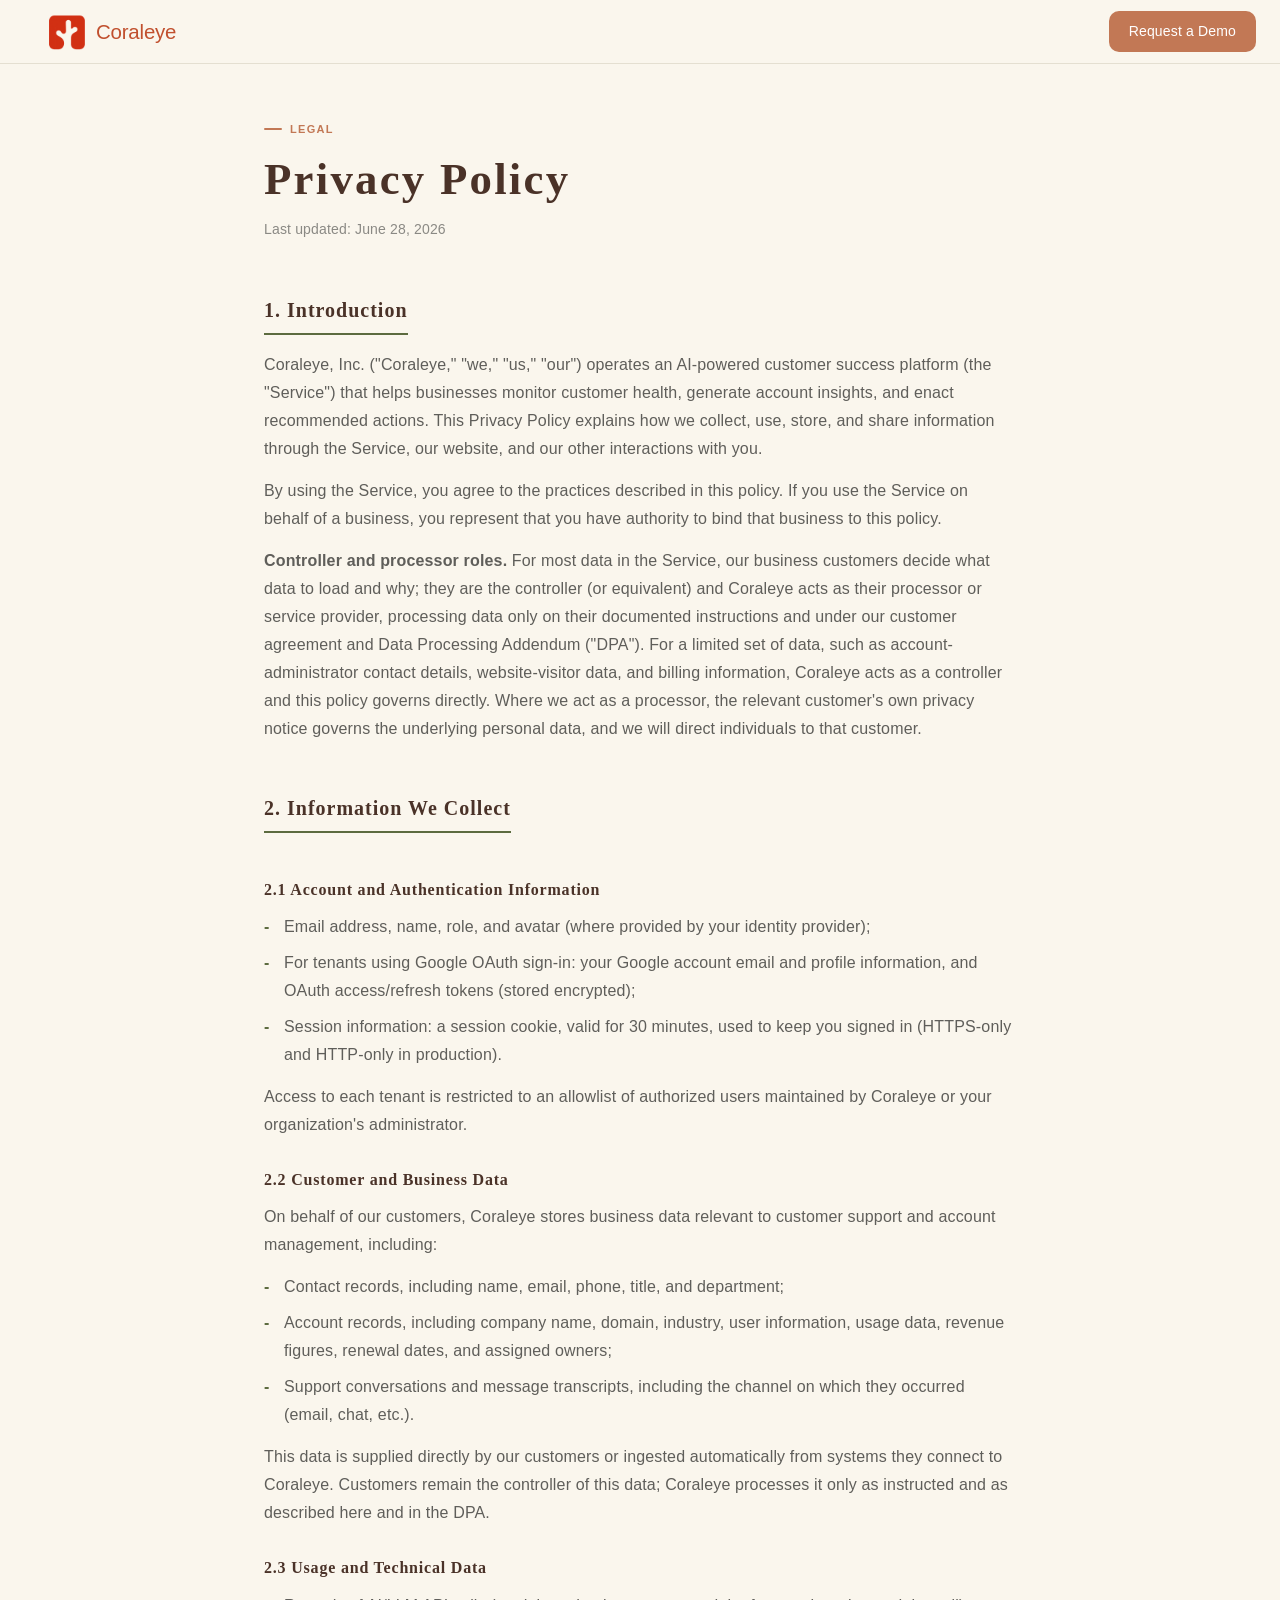
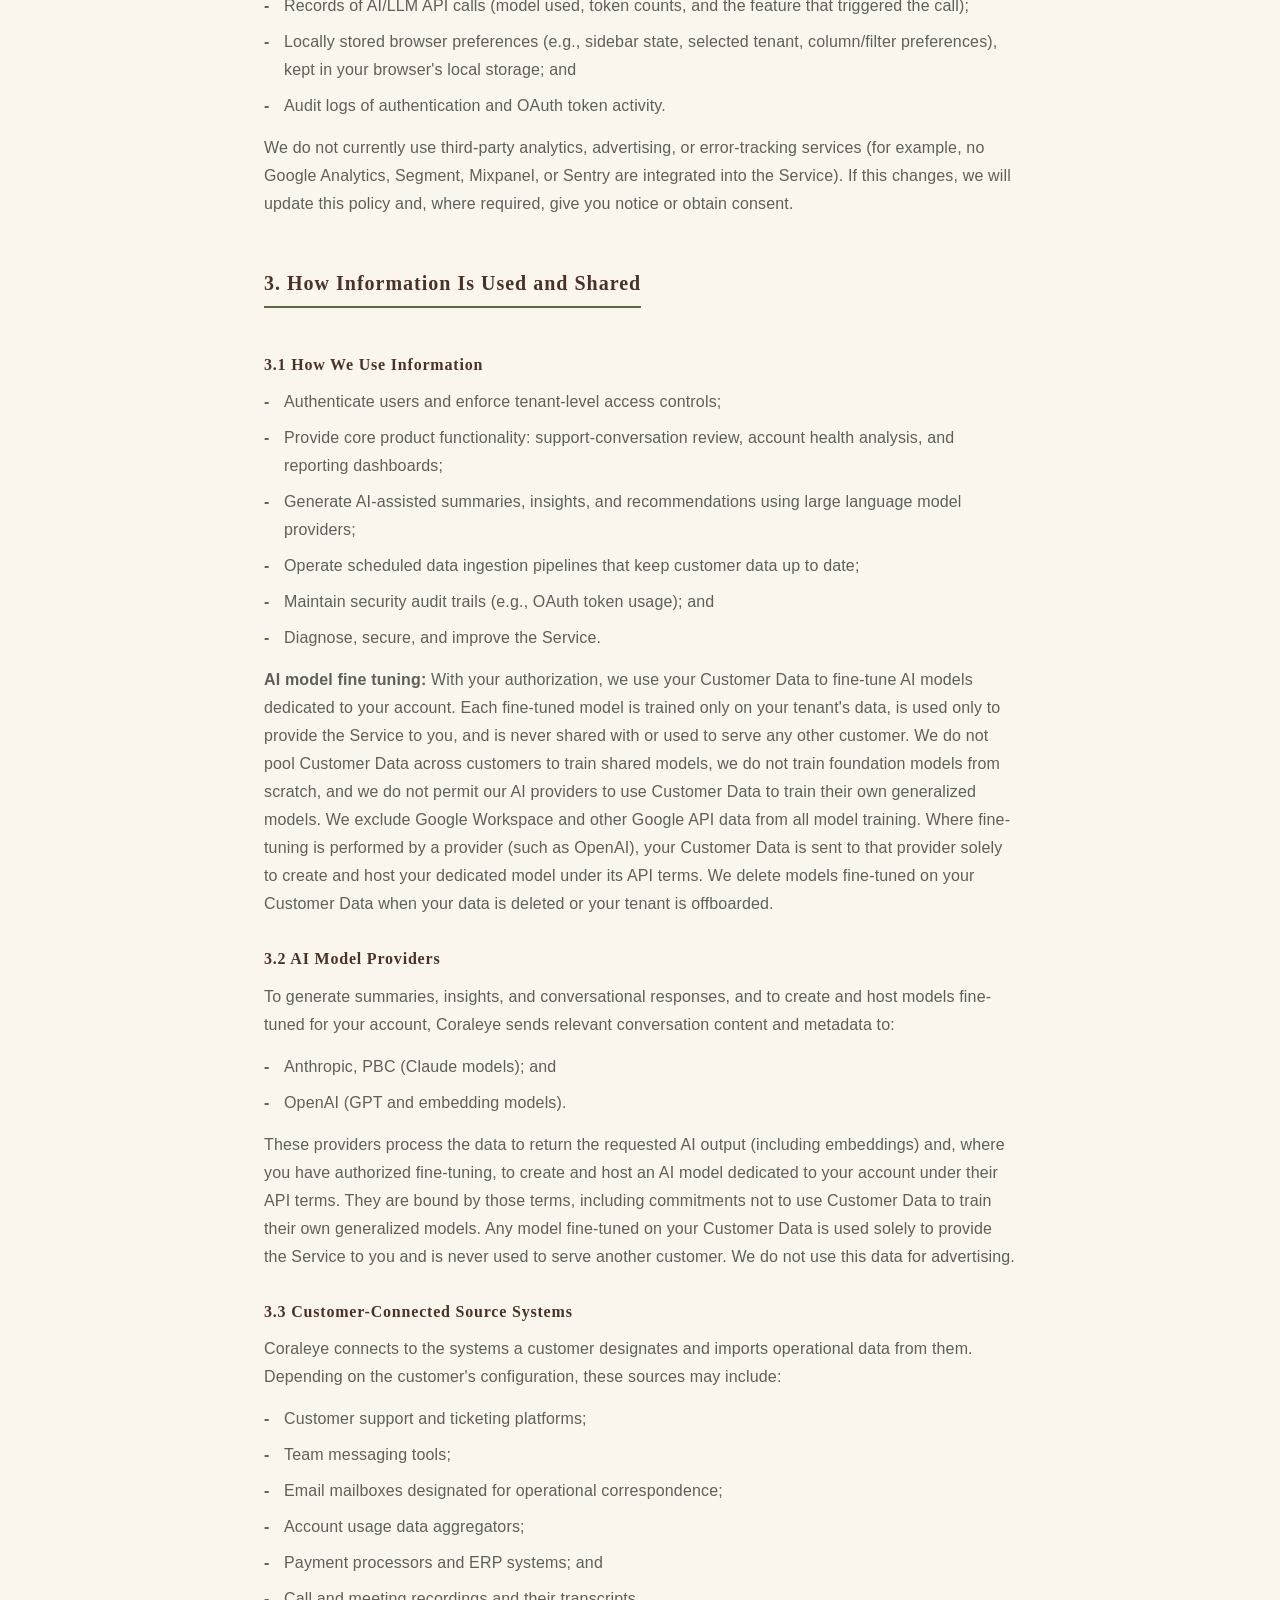
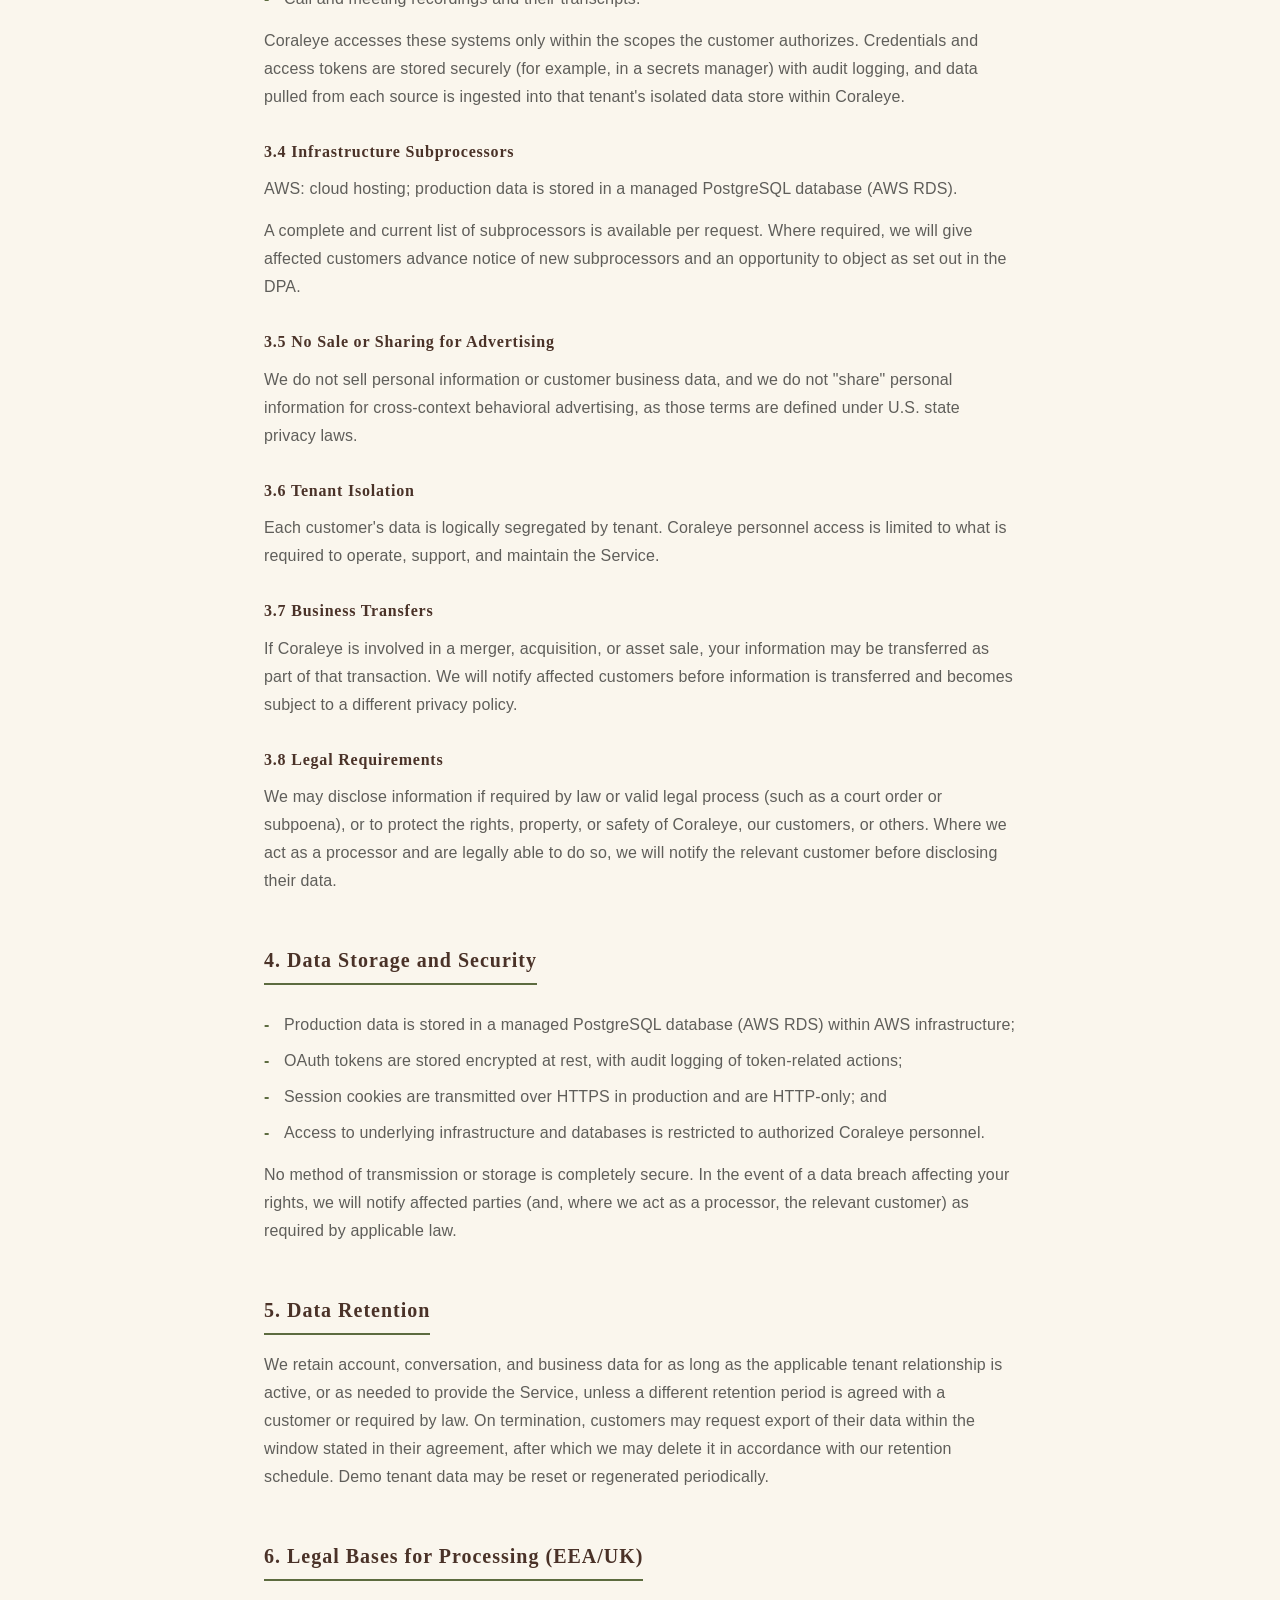
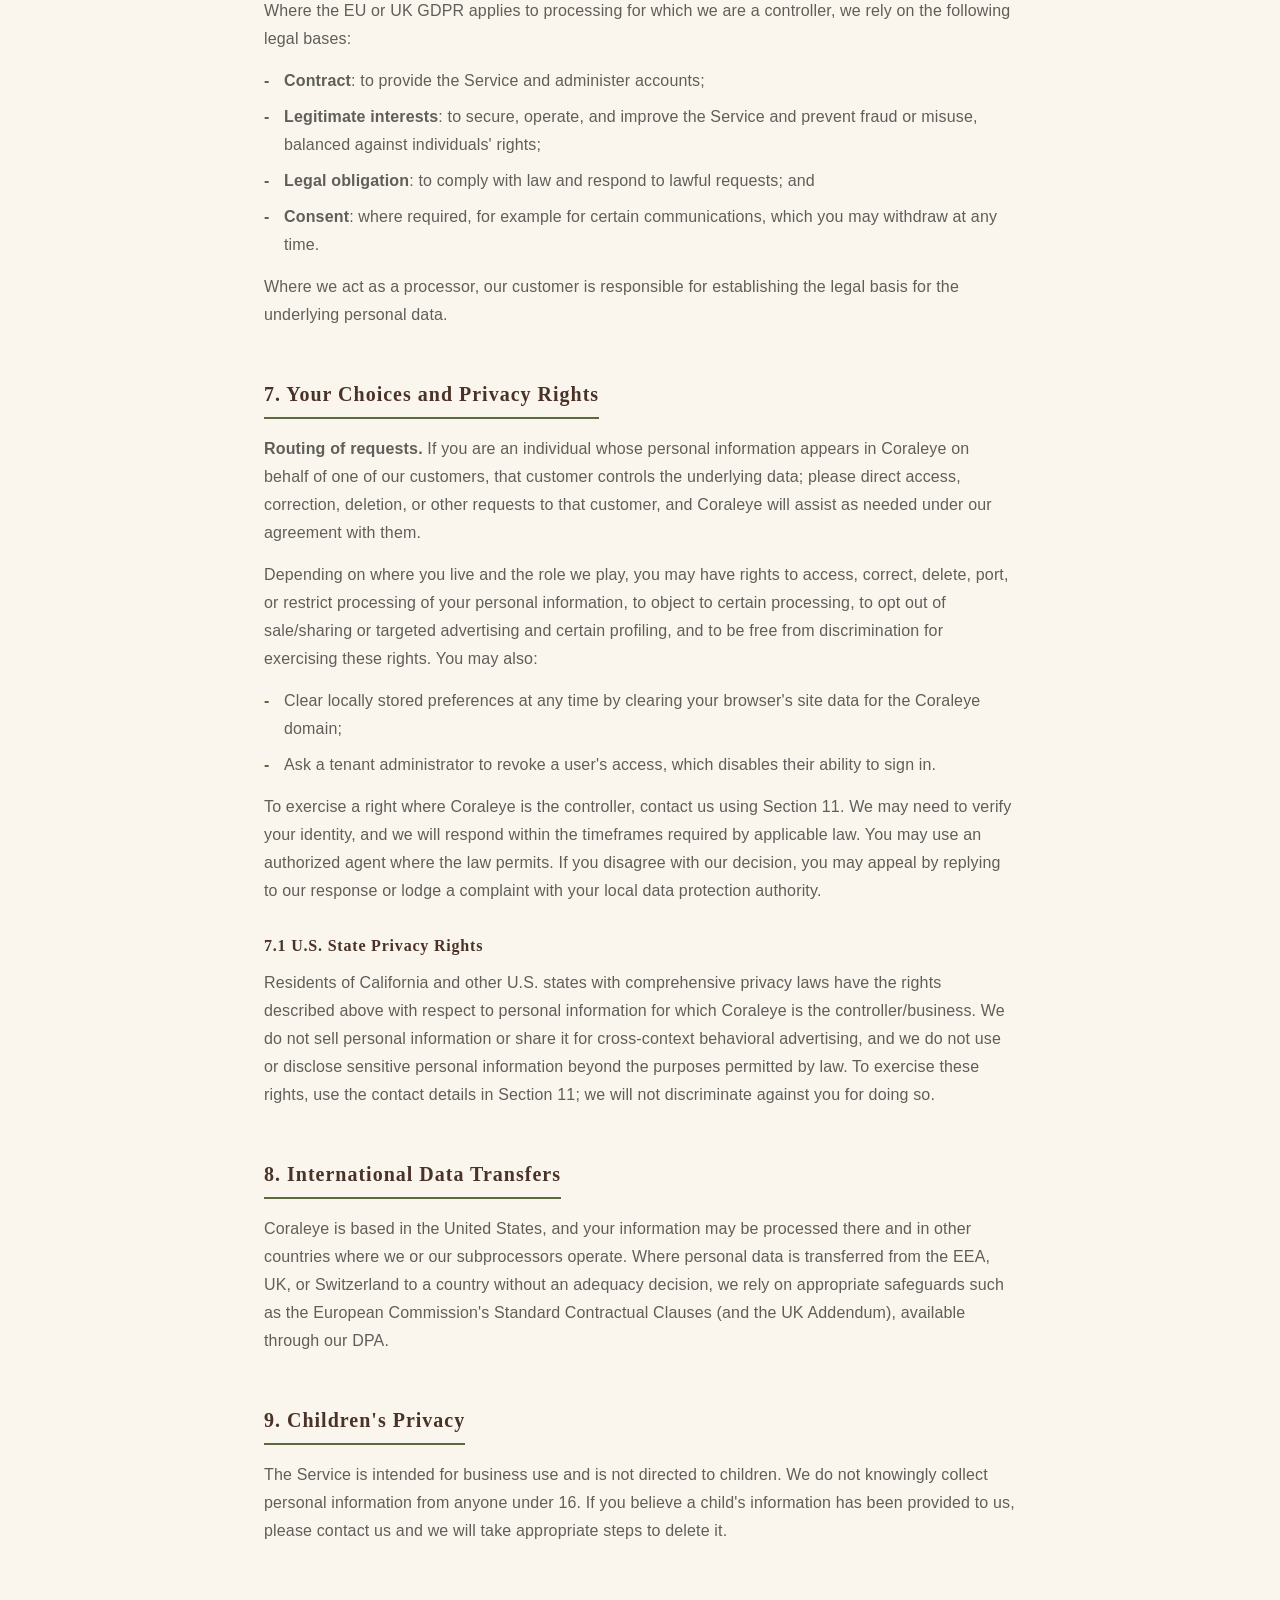
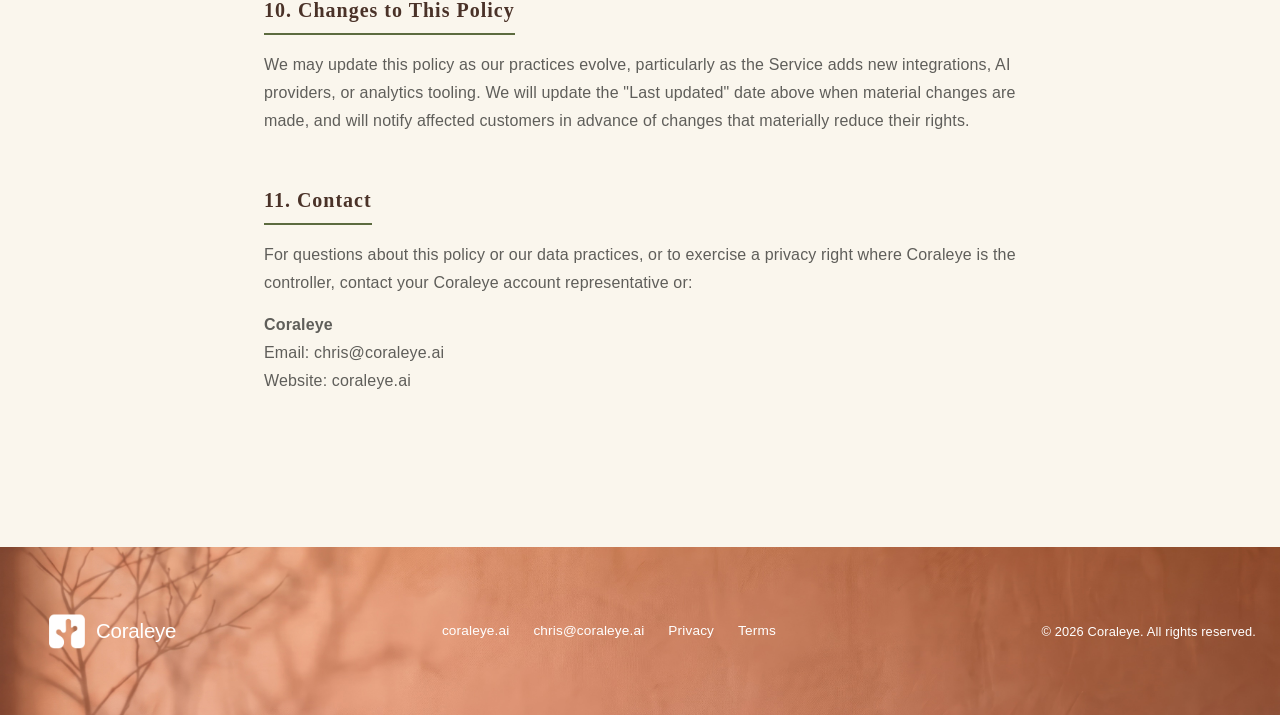
<file: coraleye-website/privacy.html>
<!DOCTYPE html>
<html lang="en">
<head>
  <meta charset="UTF-8" />
  <meta name="viewport" content="width=device-width, initial-scale=1.0" />
  <title>Privacy Policy | Coraleye</title>
  <meta name="description" content="Coraleye Privacy Policy: how we collect, use, store, and share information through the Service." />
  <link rel="icon" type="image/png" sizes="32x32" href="favicon.png" />
  <link rel="apple-touch-icon" sizes="180x180" href="apple-touch-icon.png" />
  <link rel="stylesheet" href="fonts.css" />
  <style>
    *, *::before, *::after { box-sizing: border-box; margin: 0; padding: 0; max-width: 100%; }

    :root {
      /* Meridian editorial palette */
      --color-bg:               #FAF6ED;
      --color-surface-dark:     #4A3228;
      --color-headline:         #4A3228;
      --color-text-primary:     #3A3028;
      --color-text-secondary:   #5F5E5A;
      --color-accent-terracotta:#C27855;
      --color-accent-terracotta-hover: #B26E4E;
      --color-accent-terracotta-dim: color-mix(in srgb, var(--color-accent-terracotta) 14%, var(--color-bg));
      --color-accent-olive:     #5C6B3F;
      --color-accent-olive-bg:  #E8E9DC;
      --color-accent-amber:     #A9772E;
      --color-accent-amber-bg:  #F2E9D8;
      --color-border:           #E4DFD1;
      --color-cream:            #FAF6ED;
      --font-serif:             Georgia, 'Times New Roman', Times, serif;

      /* Legacy aliases */
      --bg:          var(--color-bg);
      --bg-card:     var(--color-bg);
      --border:      var(--color-border);
      --orange:      var(--color-accent-terracotta);
      --text:        var(--color-text-primary);
      --text-muted:  var(--color-text-secondary);
      --text-subtle: #8A8984;
      --radius:      10px;
      --navy:        var(--color-surface-dark);
      --success-text:var(--color-accent-olive);
      --success-dim: var(--color-accent-olive-bg);
      --pastel-green:       var(--color-accent-terracotta);
      --pastel-green-hover: var(--color-accent-terracotta-hover);
      --pastel-green-text:  #ffffff;
    }

    html { scroll-behavior: smooth; scroll-padding-top: 64px; }

    body {
      background: var(--bg);
      color: var(--text);
      font-family: 'Founders Grotesk', -apple-system, sans-serif;
      font-size: 16px;
      font-weight: 300;
      line-height: 1.65;
      letter-spacing: 0.01em;
      -webkit-font-smoothing: antialiased;
      overflow-x: hidden;
    }

    a { color: var(--color-accent-rust); text-decoration: none; }
    a:hover { text-decoration: underline; }
    img { display: block; max-width: 100%; }

    h1, h2, h3 {
      font-family: var(--font-serif);
      font-weight: 600;
      letter-spacing: 0.02em;
      color: var(--color-headline);
    }

    /* ─── Nav ───────────────────────────────────────────────────────── */
    #site-nav {
      position: fixed;
      top: 0;
      left: 0;
      right: 0;
      z-index: 100;
      height: 64px;
      display: flex;
      align-items: center;
      overflow: visible;
      background: rgba(250, 246, 237, 0.94);
      backdrop-filter: blur(12px);
      -webkit-backdrop-filter: blur(12px);
      border-bottom: 1px solid var(--color-border);
    }

    .container {
      width: 100%;
      max-width: 1280px;
      margin: 0 auto;
      padding: 0 24px;
    }

    .nav-inner {
      display: flex;
      align-items: center;
      justify-content: space-between;
      width: 100%;
    }

    .nav-logo {
      display: flex;
      align-items: center;
      gap: 0;
      font-weight: 500;
      font-size: 1.28rem;
      letter-spacing: -0.01em;
      color: #C1502E;
      text-decoration: none;
    }

    .nav-logo:hover { text-decoration: none; }

    .nav-logo-mark {
      width: 72px;
      height: 72px;
      border-radius: 8px;
      background: transparent;
      display: flex;
      align-items: center;
      justify-content: center;
      overflow: hidden;
      flex-shrink: 0;
    }

    .nav-logo-img {
      width: 72px;
      height: 72px;
      object-fit: contain;
      border-radius: 8px;
      margin-right: -14px;
      filter: brightness(0.72) saturate(1.15) hue-rotate(-8deg);
    }

    .nav-links {
      display: flex;
      align-items: center;
      gap: 32px;
      list-style: none;
    }

    .nav-links a {
      font-size: 0.875rem;
      color: var(--text);
      font-weight: 500;
      transition: color 0.15s;
      text-decoration: none;
    }

    .nav-links a:hover { color: var(--text-muted); text-decoration: none; }

    .nav-cta { display: flex; align-items: center; gap: 12px; }

    .btn {
      display: inline-flex;
      align-items: center;
      gap: 8px;
      padding: 9px 20px;
      border-radius: var(--radius);
      font-size: 0.875rem;
      font-weight: 500;
      cursor: pointer;
      transition: all 0.18s;
      border: none;
      white-space: nowrap;
      text-decoration: none;
    }

    .btn-primary {
      background: var(--pastel-green);
      color: var(--pastel-green-text);
    }

    .btn-primary:hover {
      background: var(--color-accent-rust-hover);
      transform: translateY(-1px);
      box-shadow: 0 4px 14px rgba(194, 120, 85, 0.22);
      text-decoration: none;
    }

    /* ─── Page Content ───────────────────────────────────────────────── */
    .privacy-wrap {
      max-width: 800px;
      margin: 0 auto;
      padding: 112px 24px 100px;
    }

    .privacy-label {
      display: inline-flex;
      align-items: center;
      gap: 8px;
      font-size: 11px;
      font-weight: 600;
      letter-spacing: 0.12em;
      text-transform: uppercase;
      color: var(--orange);
      margin-bottom: 16px;
    }

    .privacy-label::before {
      content: '';
      display: block;
      width: 18px;
      height: 2px;
      background: var(--orange);
      border-radius: 2px;
    }

    .privacy-wrap h1 {
      font-size: clamp(2rem, 4vw, 2.8rem);
      font-weight: 600;
      line-height: 1.15;
      letter-spacing: 0.05em;
      color: var(--color-headline);
      margin-bottom: 12px;
    }

    .privacy-updated {
      font-size: 0.875rem;
      color: var(--text-subtle);
      margin-bottom: 56px;
    }

    .privacy-section {
      margin-bottom: 52px;
    }

    .privacy-section h2 {
      font-size: 1.25rem;
      font-weight: 600;
      line-height: 1.3;
      letter-spacing: 0.05em;
      color: var(--color-headline);
      text-align: left;
      margin-bottom: 16px;
      padding-bottom: 10px;
      border-bottom: 2px solid var(--color-accent-olive);
      display: inline-block;
    }

    .privacy-section h3 {
      font-size: 1rem;
      font-weight: 600;
      letter-spacing: 0.05em;
      color: var(--color-headline);
      margin-top: 28px;
      margin-bottom: 10px;
    }

    .privacy-section p {
      font-size: 1rem;
      color: var(--text-muted);
      line-height: 1.75;
      margin-bottom: 14px;
    }

    .privacy-section ul {
      margin: 10px 0 14px 0;
      padding-left: 0;
      list-style: none;
      display: flex;
      flex-direction: column;
      gap: 8px;
    }

    .privacy-section ul li {
      font-size: 1rem;
      color: var(--text-muted);
      line-height: 1.75;
      padding-left: 20px;
      position: relative;
    }

    .privacy-section ul li::before {
      content: '-';
      position: absolute;
      left: 0;
      color: var(--success-text);
      font-weight: 700;
    }

    /* ─── Footer ─────────────────────────────────────────────────────── */
    footer {
      position: relative;
      color: #fff;
      padding: 48px 0;
      margin: 0;
      border-top: none;
      background-color: var(--color-accent-rust-dim);
      background-image: url("terracotta-coral background.jpeg");
      background-size: cover;
      background-position: center;
      background-repeat: no-repeat;
    }

    footer .nav-logo {
      color: #fff;
    }

    footer .nav-logo-img {
      filter: brightness(0) invert(1);
    }

    .footer-inner {
      position: relative;
      z-index: 1;
      display: flex;
      align-items: center;
      justify-content: space-between;
      gap: 32px;
      flex-wrap: wrap;
    }

    .footer-left {
      display: flex;
      align-items: center;
    }

    .footer-left .nav-logo:hover { text-decoration: none; }

    .footer-links {
      display: flex;
      align-items: center;
      gap: 24px;
    }

    .footer-links a {
      font-size: 0.85rem;
      color: #fff;
      transition: color 0.15s;
      text-decoration: none;
    }

    .footer-links a:hover { color: rgba(255, 255, 255, 0.78); text-decoration: none; }

    .footer-right {
      font-size: 0.8rem;
      color: #fff;
    }

    /* ─── Responsive ─────────────────────────────────────────────────── */
    @media (max-width: 900px) {
      .footer-inner { flex-direction: column; align-items: flex-start; }
    }

    @media (max-width: 600px) {
      .privacy-wrap { padding: 96px 20px 80px; }
    }
  </style>
</head>
<body>

  <!-- ─── Nav ────────────────────────────────────────────────────────── -->
  <nav id="site-nav">
    <div class="container">
      <div class="nav-inner">
        <a href="index.html" class="nav-logo">
          <div class="nav-logo-mark">
            <img src="new logo orange.png" alt="Coraleye logo" class="nav-logo-img" />
          </div>
          Coraleye
        </a>
        <div class="nav-cta">
          <a href="index.html#request-demo" class="btn btn-primary">Request a Demo</a>
        </div>
      </div>
    </div>
  </nav>

  <!-- ─── Content ─────────────────────────────────────────────────────── -->
  <div class="privacy-wrap">

    <div class="privacy-label">Legal</div>
    <h1>Privacy Policy</h1>
    <p class="privacy-updated">Last updated: June 28, 2026</p>

    <!-- 1. Introduction -->
    <div class="privacy-section">
      <h2>1. Introduction</h2>
      <p>Coraleye, Inc. ("Coraleye," "we," "us," "our") operates an AI-powered customer success platform (the "Service") that helps businesses monitor customer health, generate account insights, and enact recommended actions. This Privacy Policy explains how we collect, use, store, and share information through the Service, our website, and our other interactions with you.</p>
      <p>By using the Service, you agree to the practices described in this policy. If you use the Service on behalf of a business, you represent that you have authority to bind that business to this policy.</p>
      <p><strong>Controller and processor roles.</strong> For most data in the Service, our business customers decide what data to load and why; they are the controller (or equivalent) and Coraleye acts as their processor or service provider, processing data only on their documented instructions and under our customer agreement and Data Processing Addendum ("DPA"). For a limited set of data, such as account-administrator contact details, website-visitor data, and billing information, Coraleye acts as a controller and this policy governs directly. Where we act as a processor, the relevant customer's own privacy notice governs the underlying personal data, and we will direct individuals to that customer.</p>
    </div>

    <!-- 2. Information We Collect -->
    <div class="privacy-section">
      <h2>2. Information We Collect</h2>

      <h3>2.1 Account and Authentication Information</h3>
      <ul>
        <li>Email address, name, role, and avatar (where provided by your identity provider);</li>
        <li>For tenants using Google OAuth sign-in: your Google account email and profile information, and OAuth access/refresh tokens (stored encrypted);</li>
        <li>Session information: a session cookie, valid for 30 minutes, used to keep you signed in (HTTPS-only and HTTP-only in production).</li>
      </ul>
      <p>Access to each tenant is restricted to an allowlist of authorized users maintained by Coraleye or your organization's administrator.</p>

      <h3>2.2 Customer and Business Data</h3>
      <p>On behalf of our customers, Coraleye stores business data relevant to customer support and account management, including:</p>
      <ul>
        <li>Contact records, including name, email, phone, title, and department;</li>
        <li>Account records, including company name, domain, industry, user information, usage data, revenue figures, renewal dates, and assigned owners;</li>
        <li>Support conversations and message transcripts, including the channel on which they occurred (email, chat, etc.).</li>
      </ul>
      <p>This data is supplied directly by our customers or ingested automatically from systems they connect to Coraleye. Customers remain the controller of this data; Coraleye processes it only as instructed and as described here and in the DPA.</p>

      <h3>2.3 Usage and Technical Data</h3>
      <ul>
        <li>Records of AI/LLM API calls (model used, token counts, and the feature that triggered the call);</li>
        <li>Locally stored browser preferences (e.g., sidebar state, selected tenant, column/filter preferences), kept in your browser's local storage; and</li>
        <li>Audit logs of authentication and OAuth token activity.</li>
      </ul>
      <p>We do not currently use third-party analytics, advertising, or error-tracking services (for example, no Google Analytics, Segment, Mixpanel, or Sentry are integrated into the Service). If this changes, we will update this policy and, where required, give you notice or obtain consent.</p>
    </div>

    <!-- 3. How Information Is Used and Shared -->
    <div class="privacy-section">
      <h2>3. How Information Is Used and Shared</h2>

      <h3>3.1 How We Use Information</h3>
      <ul>
        <li>Authenticate users and enforce tenant-level access controls;</li>
        <li>Provide core product functionality: support-conversation review, account health analysis, and reporting dashboards;</li>
        <li>Generate AI-assisted summaries, insights, and recommendations using large language model providers;</li>
        <li>Operate scheduled data ingestion pipelines that keep customer data up to date;</li>
        <li>Maintain security audit trails (e.g., OAuth token usage); and</li>
        <li>Diagnose, secure, and improve the Service.</li>
      </ul>
      <p><strong>AI model fine tuning:</strong> With your authorization, we use your Customer Data to fine-tune AI models dedicated to your account. Each fine-tuned model is trained only on your tenant's data, is used only to provide the Service to you, and is never shared with or used to serve any other customer. We do not pool Customer Data across customers to train shared models, we do not train foundation models from scratch, and we do not permit our AI providers to use Customer Data to train their own generalized models. We exclude Google Workspace and other Google API data from all model training. Where fine-tuning is performed by a provider (such as OpenAI), your Customer Data is sent to that provider solely to create and host your dedicated model under its API terms. We delete models fine-tuned on your Customer Data when your data is deleted or your tenant is offboarded.</p>

      <h3>3.2 AI Model Providers</h3>
      <p>To generate summaries, insights, and conversational responses, and to create and host models fine-tuned for your account, Coraleye sends relevant conversation content and metadata to:</p>
      <ul>
        <li>Anthropic, PBC (Claude models); and</li>
        <li>OpenAI (GPT and embedding models).</li>
      </ul>
      <p>These providers process the data to return the requested AI output (including embeddings) and, where you have authorized fine-tuning, to create and host an AI model dedicated to your account under their API terms. They are bound by those terms, including commitments not to use Customer Data to train their own generalized models. Any model fine-tuned on your Customer Data is used solely to provide the Service to you and is never used to serve another customer. We do not use this data for advertising.</p>

      <h3>3.3 Customer-Connected Source Systems</h3>
      <p>Coraleye connects to the systems a customer designates and imports operational data from them. Depending on the customer's configuration, these sources may include:</p>
      <ul>
        <li>Customer support and ticketing platforms;</li>
        <li>Team messaging tools;</li>
        <li>Email mailboxes designated for operational correspondence;</li>
        <li>Account usage data aggregators;</li>
        <li>Payment processors and ERP systems; and</li>
        <li>Call and meeting recordings and their transcripts.</li>
      </ul>
      <p>Coraleye accesses these systems only within the scopes the customer authorizes. Credentials and access tokens are stored securely (for example, in a secrets manager) with audit logging, and data pulled from each source is ingested into that tenant's isolated data store within Coraleye.</p>

      <h3>3.4 Infrastructure Subprocessors</h3>
      <p>AWS: cloud hosting; production data is stored in a managed PostgreSQL database (AWS RDS).</p>
      <p>A complete and current list of subprocessors is available per request. Where required, we will give affected customers advance notice of new subprocessors and an opportunity to object as set out in the DPA.</p>

      <h3>3.5 No Sale or Sharing for Advertising</h3>
      <p>We do not sell personal information or customer business data, and we do not "share" personal information for cross-context behavioral advertising, as those terms are defined under U.S. state privacy laws.</p>

      <h3>3.6 Tenant Isolation</h3>
      <p>Each customer's data is logically segregated by tenant. Coraleye personnel access is limited to what is required to operate, support, and maintain the Service.</p>

      <h3>3.7 Business Transfers</h3>
      <p>If Coraleye is involved in a merger, acquisition, or asset sale, your information may be transferred as part of that transaction. We will notify affected customers before information is transferred and becomes subject to a different privacy policy.</p>

      <h3>3.8 Legal Requirements</h3>
      <p>We may disclose information if required by law or valid legal process (such as a court order or subpoena), or to protect the rights, property, or safety of Coraleye, our customers, or others. Where we act as a processor and are legally able to do so, we will notify the relevant customer before disclosing their data.</p>
    </div>

    <!-- 4. Data Storage and Security -->
    <div class="privacy-section">
      <h2>4. Data Storage and Security</h2>
      <ul>
        <li>Production data is stored in a managed PostgreSQL database (AWS RDS) within AWS infrastructure;</li>
        <li>OAuth tokens are stored encrypted at rest, with audit logging of token-related actions;</li>
        <li>Session cookies are transmitted over HTTPS in production and are HTTP-only; and</li>
        <li>Access to underlying infrastructure and databases is restricted to authorized Coraleye personnel.</li>
      </ul>
      <p>No method of transmission or storage is completely secure. In the event of a data breach affecting your rights, we will notify affected parties (and, where we act as a processor, the relevant customer) as required by applicable law.</p>
    </div>

    <!-- 5. Data Retention -->
    <div class="privacy-section">
      <h2>5. Data Retention</h2>
      <p>We retain account, conversation, and business data for as long as the applicable tenant relationship is active, or as needed to provide the Service, unless a different retention period is agreed with a customer or required by law. On termination, customers may request export of their data within the window stated in their agreement, after which we may delete it in accordance with our retention schedule. Demo tenant data may be reset or regenerated periodically.</p>
    </div>

    <!-- 6. Legal Bases for Processing -->
    <div class="privacy-section">
      <h2>6. Legal Bases for Processing (EEA/UK)</h2>
      <p>Where the EU or UK GDPR applies to processing for which we are a controller, we rely on the following legal bases:</p>
      <ul>
        <li><strong>Contract</strong>: to provide the Service and administer accounts;</li>
        <li><strong>Legitimate interests</strong>: to secure, operate, and improve the Service and prevent fraud or misuse, balanced against individuals' rights;</li>
        <li><strong>Legal obligation</strong>: to comply with law and respond to lawful requests; and</li>
        <li><strong>Consent</strong>: where required, for example for certain communications, which you may withdraw at any time.</li>
      </ul>
      <p>Where we act as a processor, our customer is responsible for establishing the legal basis for the underlying personal data.</p>
    </div>

    <!-- 7. Your Choices and Privacy Rights -->
    <div class="privacy-section">
      <h2>7. Your Choices and Privacy Rights</h2>
      <p><strong>Routing of requests.</strong> If you are an individual whose personal information appears in Coraleye on behalf of one of our customers, that customer controls the underlying data; please direct access, correction, deletion, or other requests to that customer, and Coraleye will assist as needed under our agreement with them.</p>
      <p>Depending on where you live and the role we play, you may have rights to access, correct, delete, port, or restrict processing of your personal information, to object to certain processing, to opt out of sale/sharing or targeted advertising and certain profiling, and to be free from discrimination for exercising these rights. You may also:</p>
      <ul>
        <li>Clear locally stored preferences at any time by clearing your browser's site data for the Coraleye domain;</li>
        <li>Ask a tenant administrator to revoke a user's access, which disables their ability to sign in.</li>
      </ul>
      <p>To exercise a right where Coraleye is the controller, contact us using Section 11. We may need to verify your identity, and we will respond within the timeframes required by applicable law. You may use an authorized agent where the law permits. If you disagree with our decision, you may appeal by replying to our response or lodge a complaint with your local data protection authority.</p>

      <h3>7.1 U.S. State Privacy Rights</h3>
      <p>Residents of California and other U.S. states with comprehensive privacy laws have the rights described above with respect to personal information for which Coraleye is the controller/business. We do not sell personal information or share it for cross-context behavioral advertising, and we do not use or disclose sensitive personal information beyond the purposes permitted by law. To exercise these rights, use the contact details in Section 11; we will not discriminate against you for doing so.</p>
    </div>

    <!-- 8. International Data Transfers -->
    <div class="privacy-section">
      <h2>8. International Data Transfers</h2>
      <p>Coraleye is based in the United States, and your information may be processed there and in other countries where we or our subprocessors operate. Where personal data is transferred from the EEA, UK, or Switzerland to a country without an adequacy decision, we rely on appropriate safeguards such as the European Commission's Standard Contractual Clauses (and the UK Addendum), available through our DPA.</p>
    </div>

    <!-- 9. Children's Privacy -->
    <div class="privacy-section">
      <h2>9. Children's Privacy</h2>
      <p>The Service is intended for business use and is not directed to children. We do not knowingly collect personal information from anyone under 16. If you believe a child's information has been provided to us, please contact us and we will take appropriate steps to delete it.</p>
    </div>

    <!-- 10. Changes to This Policy -->
    <div class="privacy-section">
      <h2>10. Changes to This Policy</h2>
      <p>We may update this policy as our practices evolve, particularly as the Service adds new integrations, AI providers, or analytics tooling. We will update the "Last updated" date above when material changes are made, and will notify affected customers in advance of changes that materially reduce their rights.</p>
    </div>

    <!-- 11. Contact -->
    <div class="privacy-section">
      <h2>11. Contact</h2>
      <p>For questions about this policy or our data practices, or to exercise a privacy right where Coraleye is the controller, contact your Coraleye account representative or:</p>
      <p>
        <strong>Coraleye</strong><br />
        Email: <a href="mailto:chris@coraleye.ai">chris@coraleye.ai</a><br />
        Website: <a href="https://coraleye.ai">coraleye.ai</a>
      </p>
    </div>

  </div>

  <!-- ─── Footer ─────────────────────────────────────────────────────── -->
  <footer>
    <div class="container">
      <div class="footer-inner">
        <div class="footer-left">
          <a href="index.html" class="nav-logo">
            <div class="nav-logo-mark">
              <img src="new logo orange.png" alt="Coraleye logo" class="nav-logo-img" />
            </div>
            Coraleye
          </a>
        </div>
        <div class="footer-links">
          <a href="https://coraleye.ai">coraleye.ai</a>
          <a href="mailto:chris@coraleye.ai">chris@coraleye.ai</a>
          <a href="privacy.html">Privacy</a>
          <a href="terms.html">Terms</a>
        </div>
        <div class="footer-right">
          © 2026 Coraleye. All rights reserved.
        </div>
      </div>
    </div>
  </footer>

</body>
</html>
</file>
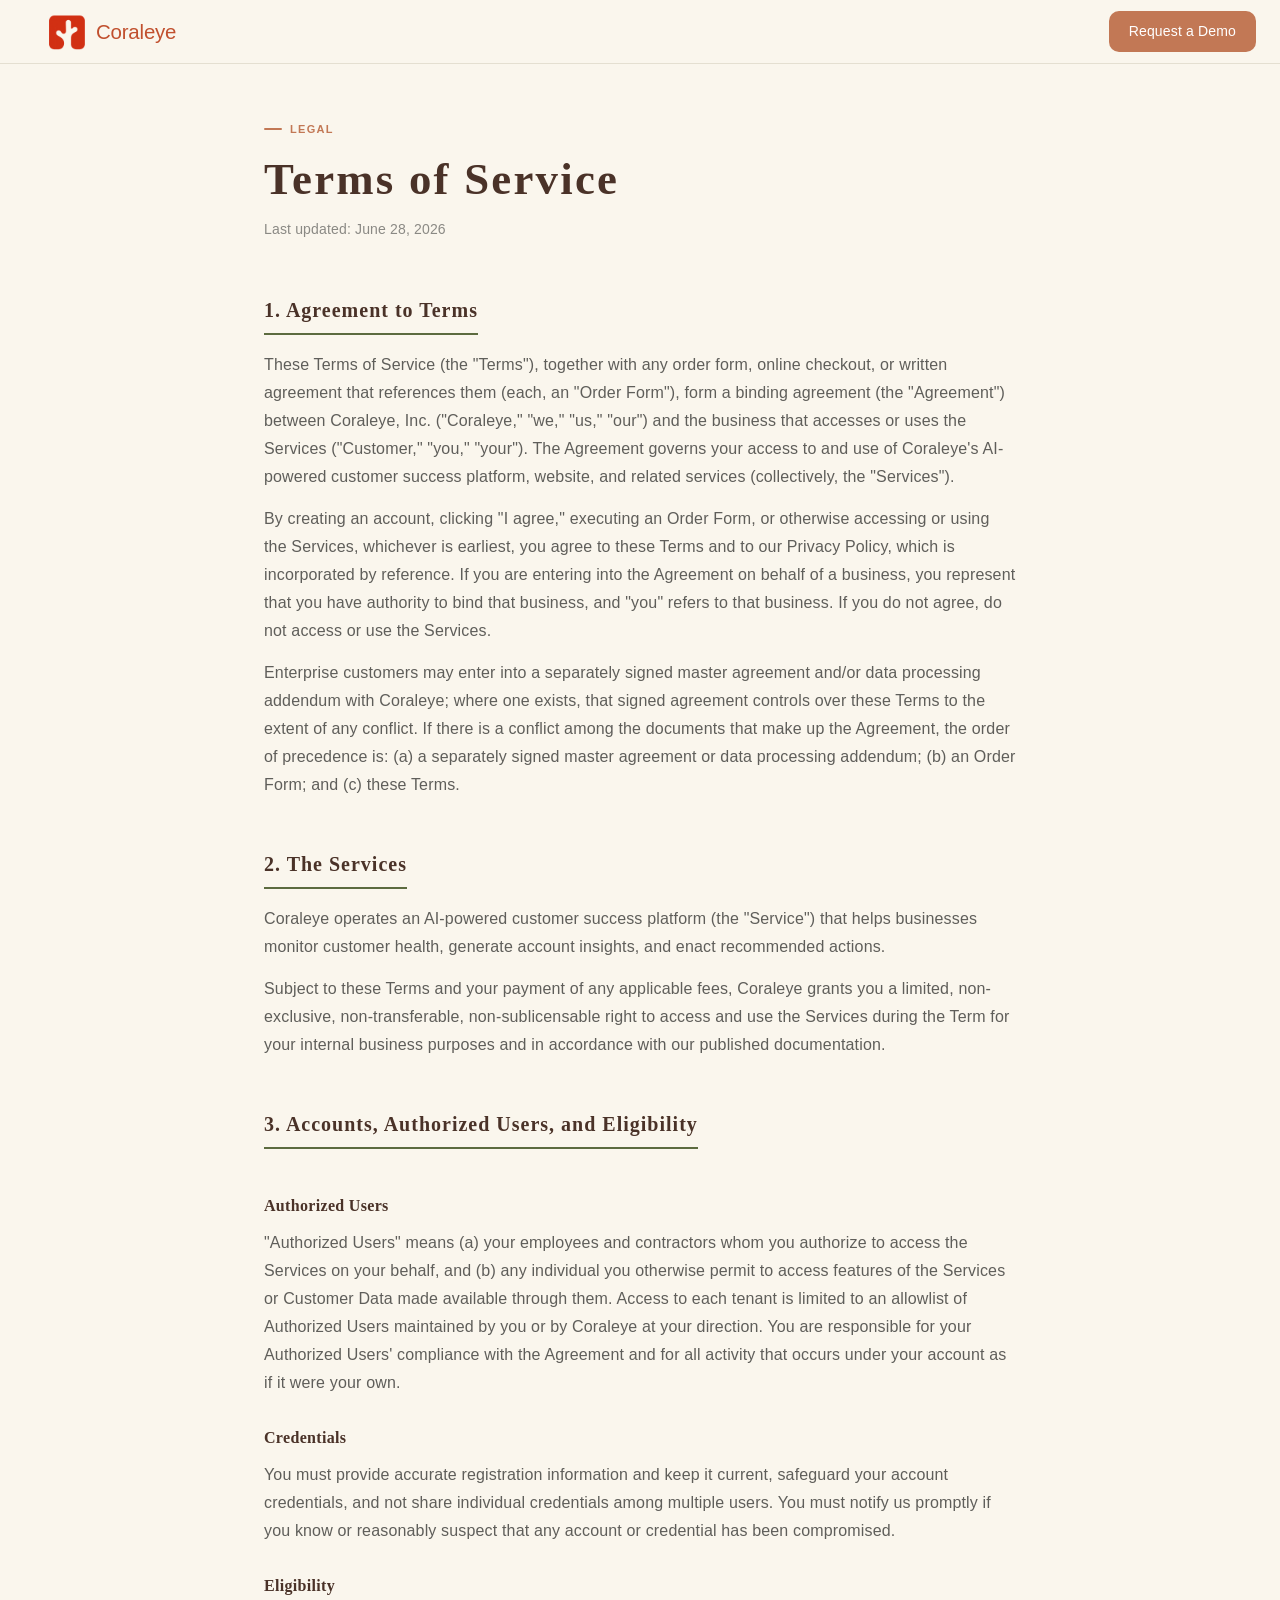
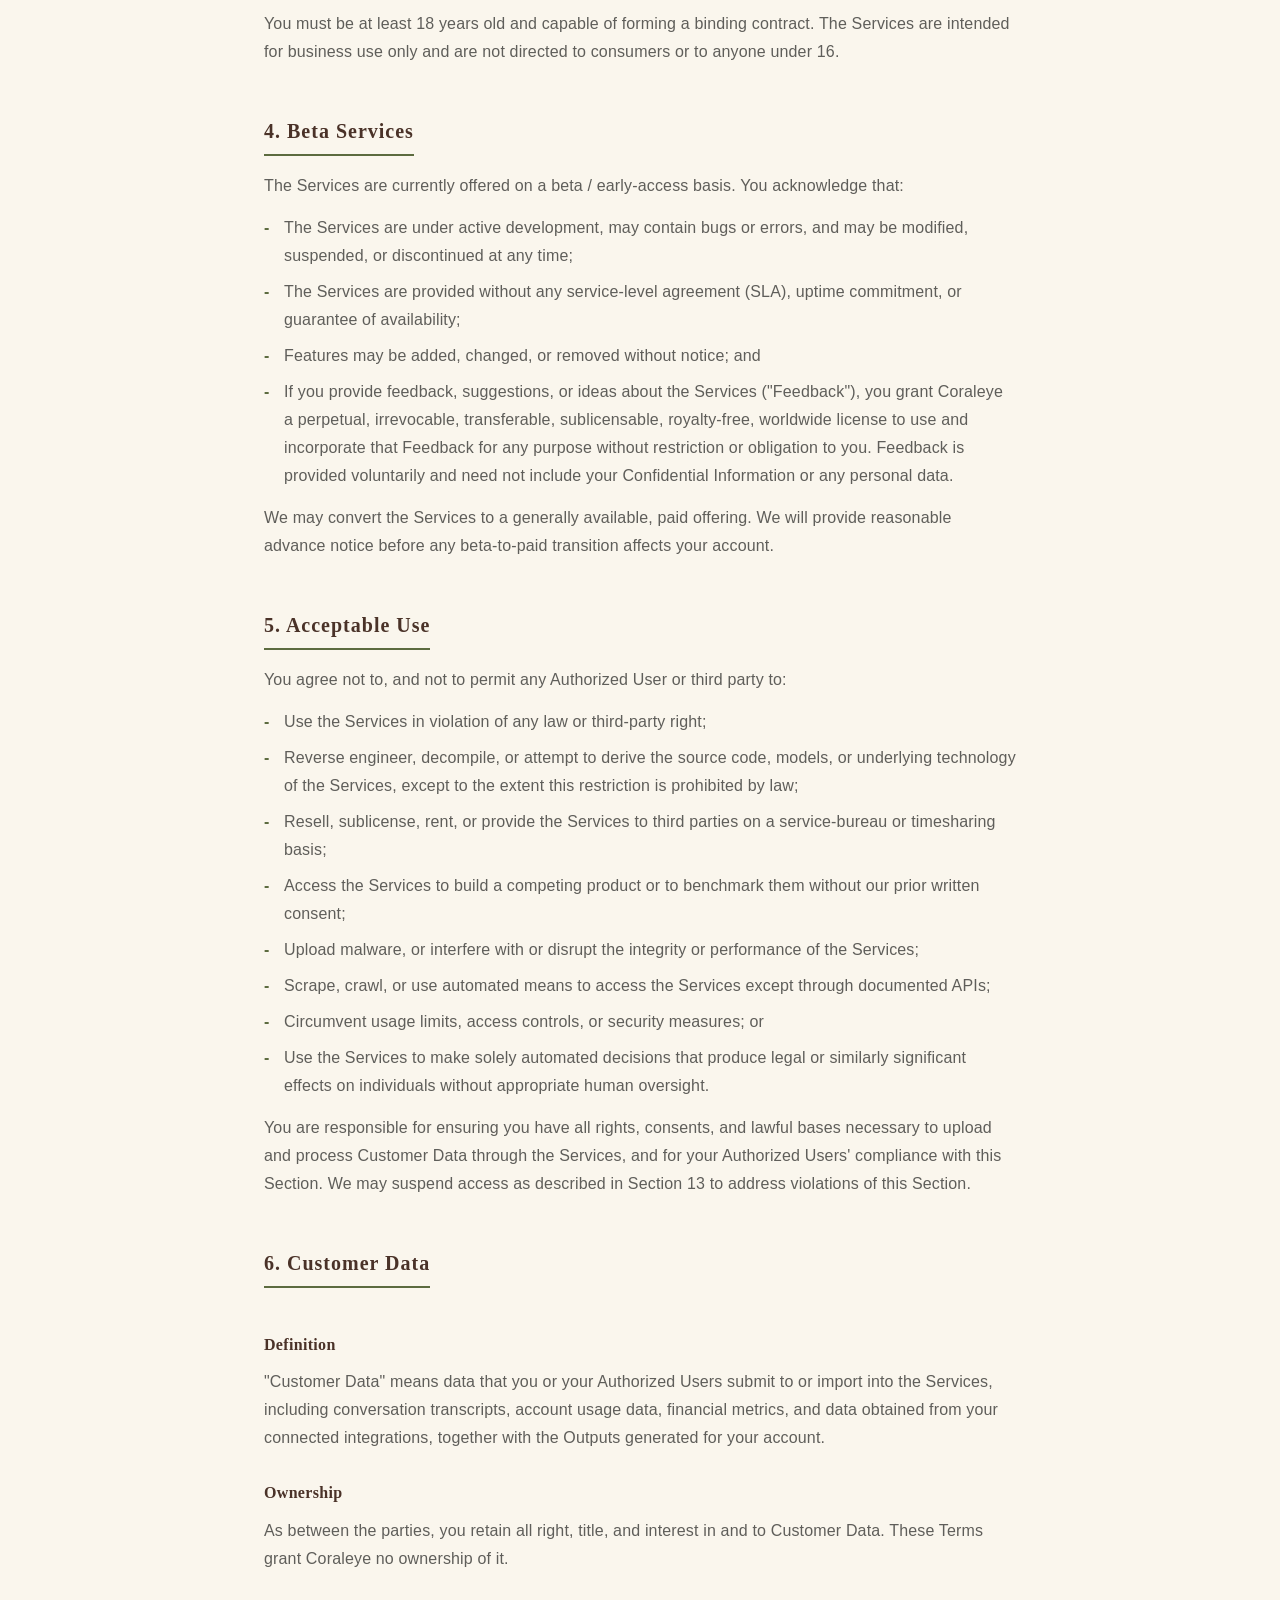
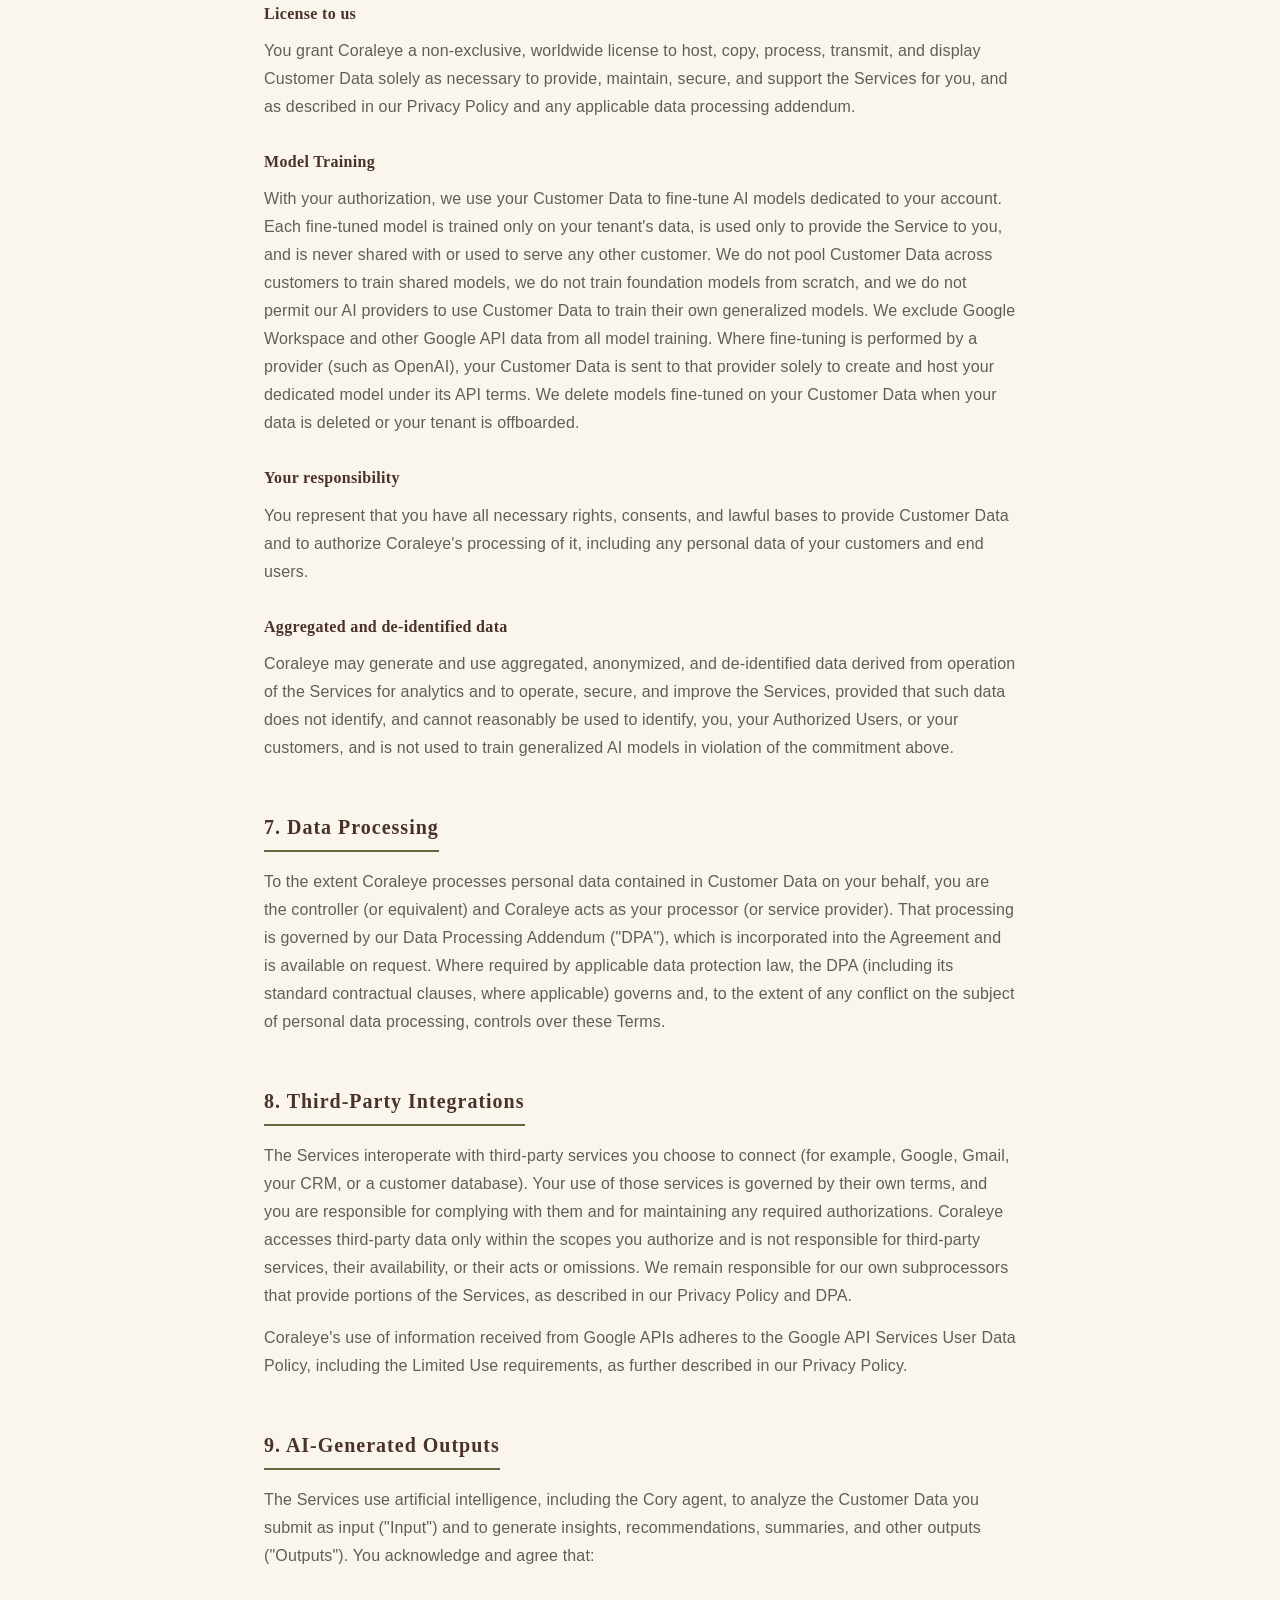
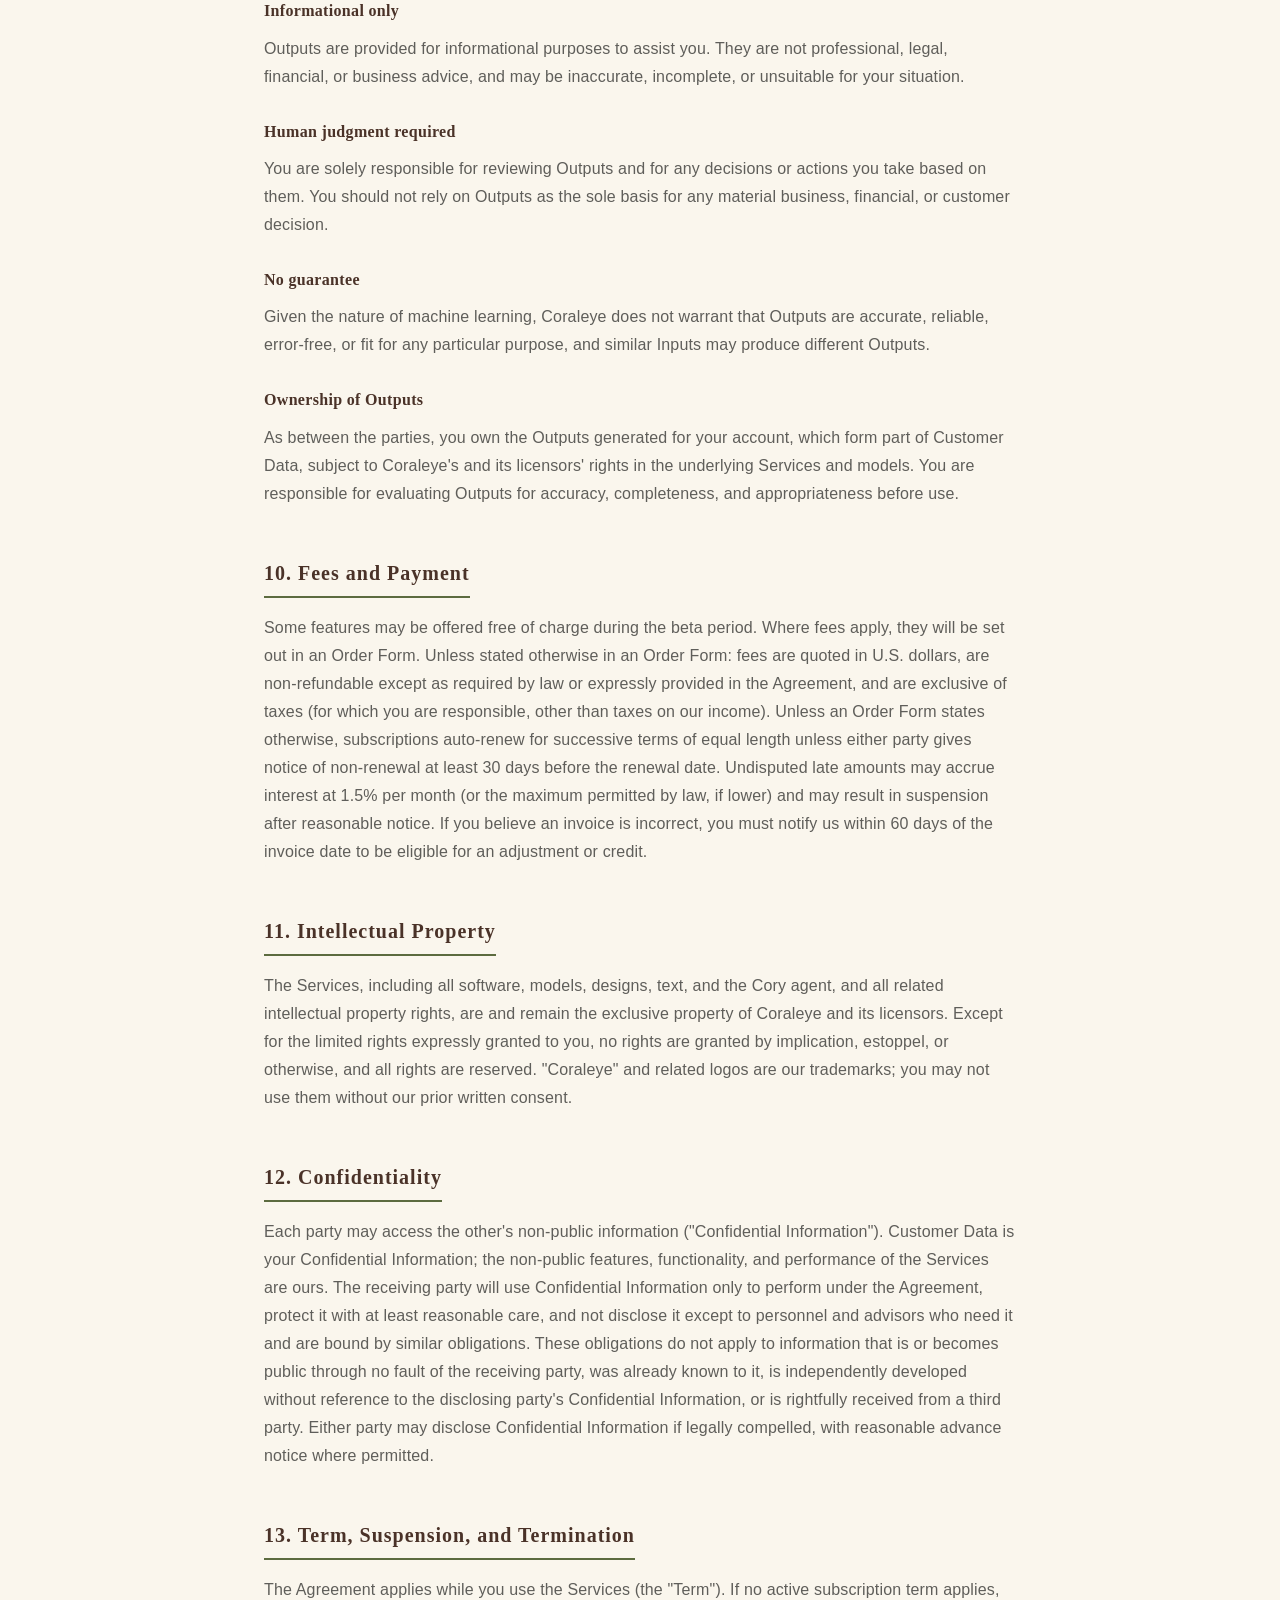
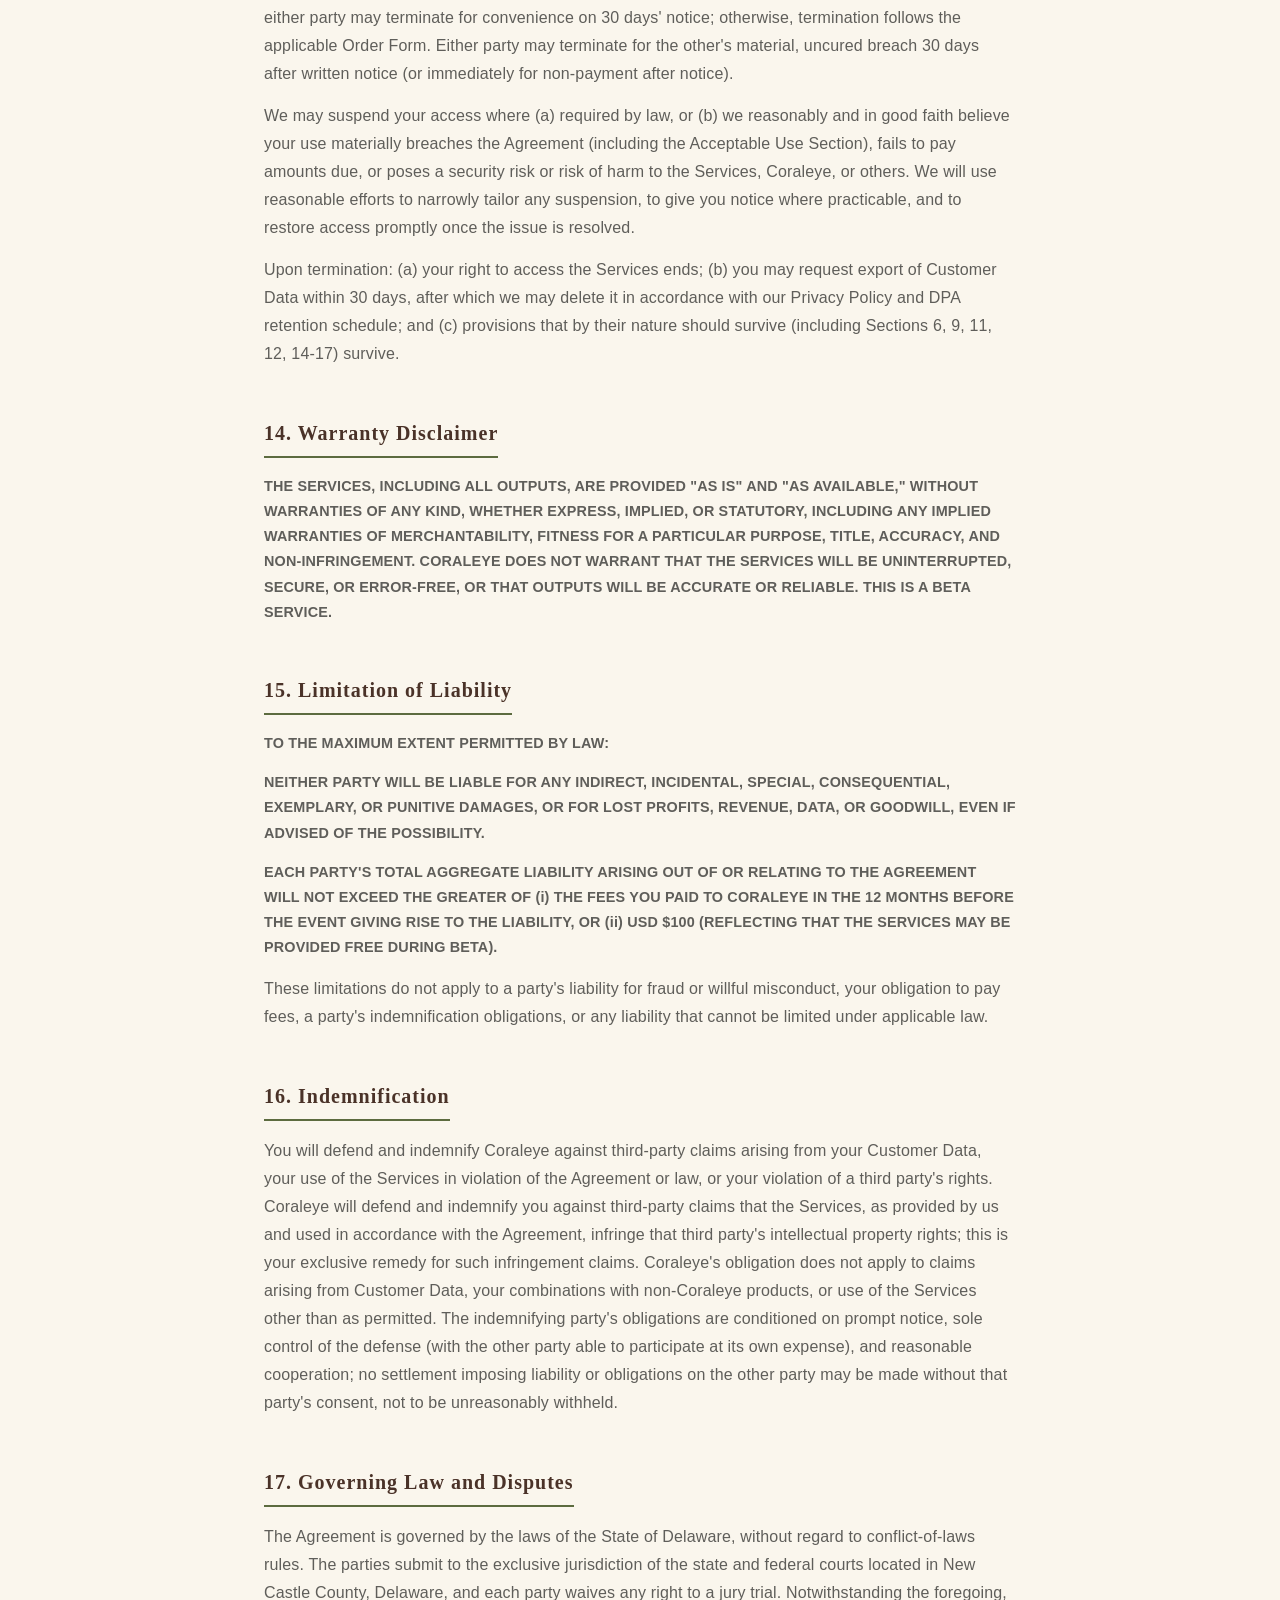
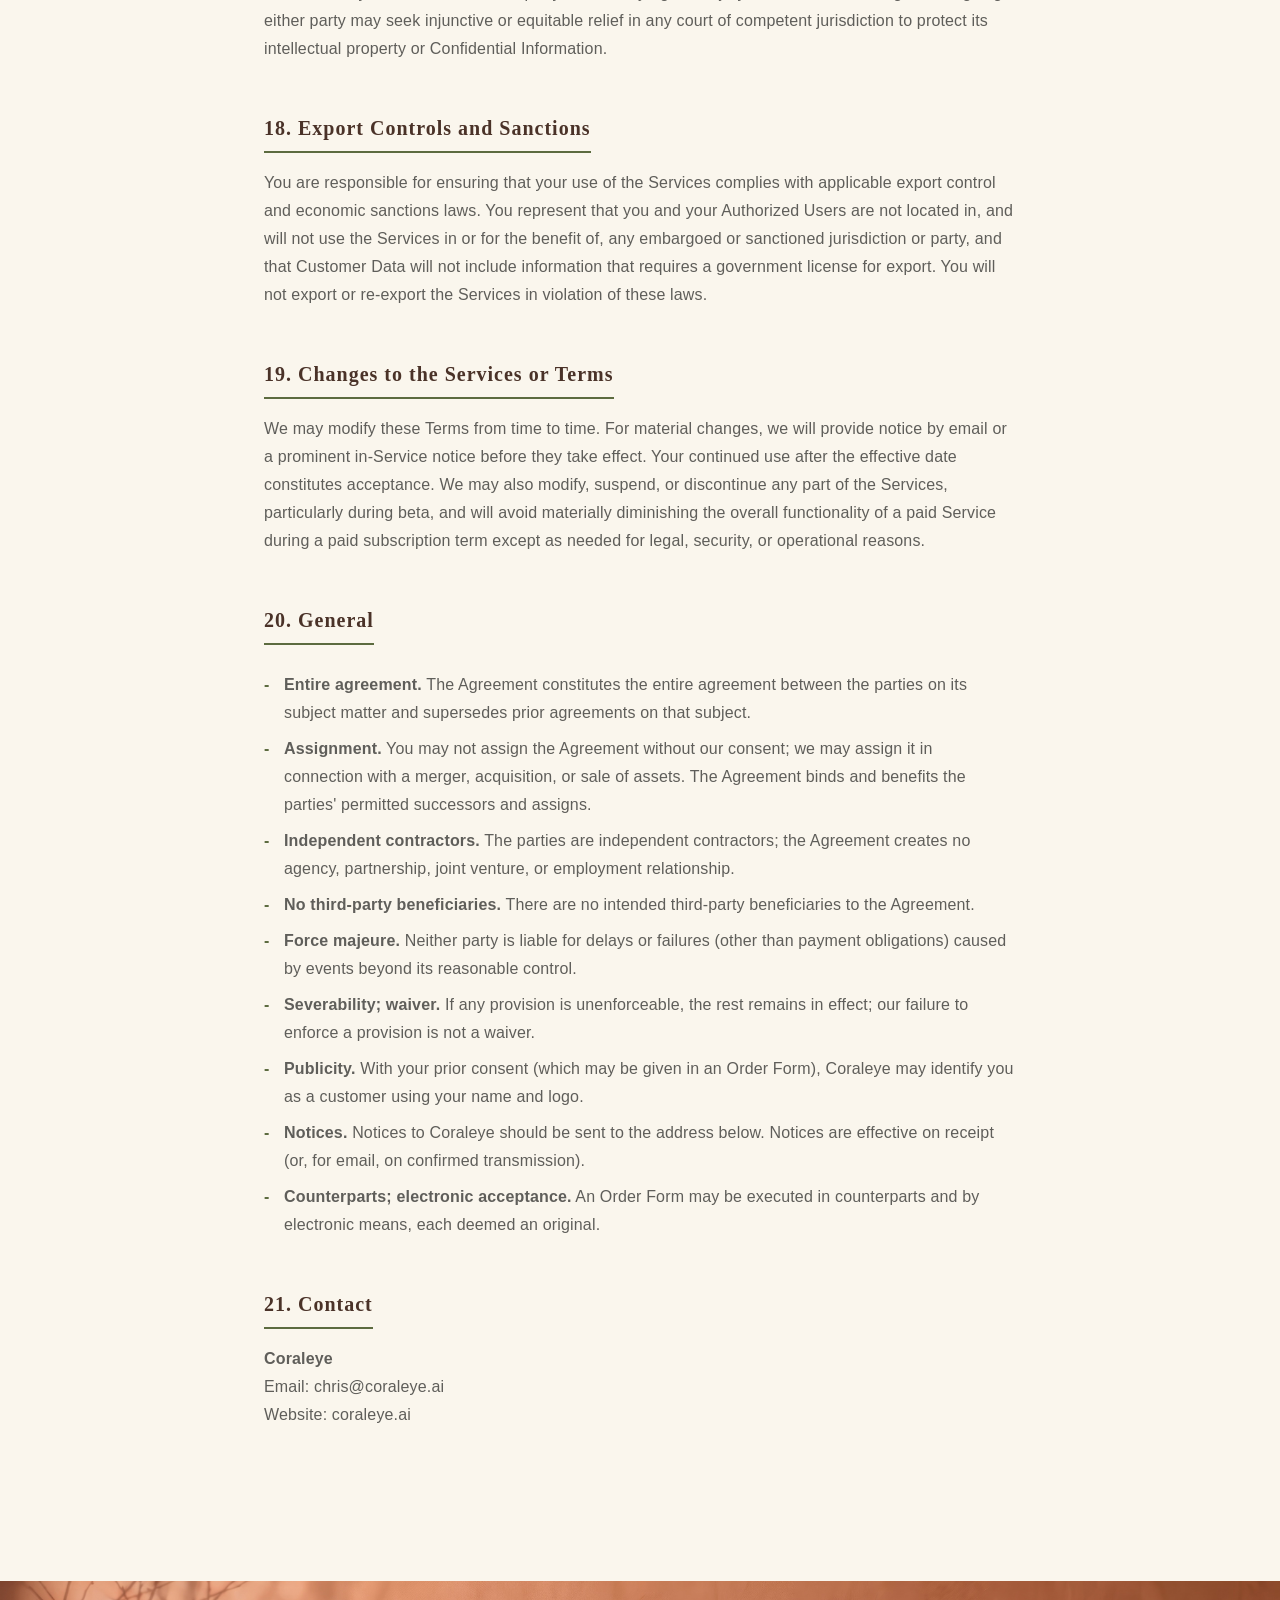
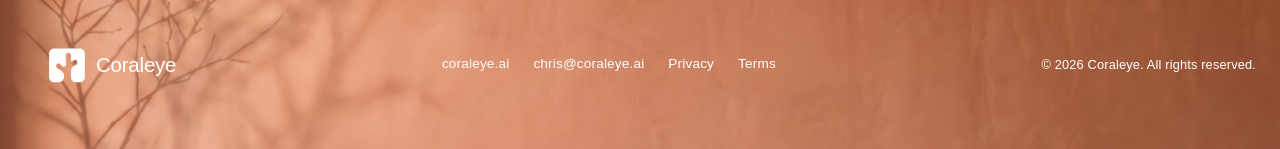
<file: coraleye-website/terms.html>
<!DOCTYPE html>
<html lang="en">
<head>
  <meta charset="UTF-8" />
  <meta name="viewport" content="width=device-width, initial-scale=1.0" />
  <title>Terms of Service | Coraleye</title>
  <meta name="description" content="Coraleye Terms of Service: the agreement governing your access to and use of the Coraleye platform." />
  <link rel="icon" type="image/png" sizes="32x32" href="favicon.png" />
  <link rel="apple-touch-icon" sizes="180x180" href="apple-touch-icon.png" />
  <link rel="stylesheet" href="fonts.css" />
  <style>
    *, *::before, *::after { box-sizing: border-box; margin: 0; padding: 0; max-width: 100%; }

    :root {
      /* Meridian editorial palette */
      --color-bg:               #FAF6ED;
      --color-surface-dark:     #4A3228;
      --color-headline:         #4A3228;
      --color-text-primary:     #3A3028;
      --color-text-secondary:   #5F5E5A;
      --color-accent-terracotta:#C27855;
      --color-accent-terracotta-hover: #B26E4E;
      --color-accent-terracotta-dim: color-mix(in srgb, var(--color-accent-terracotta) 14%, var(--color-bg));
      --color-accent-olive:     #5C6B3F;
      --color-accent-olive-bg:  #E8E9DC;
      --color-accent-amber:     #A9772E;
      --color-accent-amber-bg:  #F2E9D8;
      --color-border:           #E4DFD1;
      --color-cream:            #FAF6ED;
      --font-serif:             Georgia, 'Times New Roman', Times, serif;

      /* Legacy aliases */
      --bg:          var(--color-bg);
      --bg-card:     var(--color-bg);
      --border:      var(--color-border);
      --orange:      var(--color-accent-terracotta);
      --text:        var(--color-text-primary);
      --text-muted:  var(--color-text-secondary);
      --text-subtle: #8A8984;
      --radius:      10px;
      --navy:        var(--color-surface-dark);
      --success-text:var(--color-accent-olive);
      --success-dim: var(--color-accent-olive-bg);
      --pastel-green:       var(--color-accent-terracotta);
      --pastel-green-hover: var(--color-accent-terracotta-hover);
      --pastel-green-text:  #ffffff;
    }

    html { scroll-behavior: smooth; scroll-padding-top: 64px; }

    body {
      background: var(--bg);
      color: var(--text);
      font-family: 'Founders Grotesk', -apple-system, sans-serif;
      font-size: 16px;
      font-weight: 300;
      line-height: 1.65;
      letter-spacing: 0.01em;
      -webkit-font-smoothing: antialiased;
      overflow-x: hidden;
    }

    a { color: var(--color-accent-rust); text-decoration: none; }
    a:hover { text-decoration: underline; }
    img { display: block; max-width: 100%; }

    h1, h2, h3 {
      font-family: var(--font-serif);
      font-weight: 600;
      letter-spacing: 0.02em;
      color: var(--color-headline);
    }

    /* ─── Nav ───────────────────────────────────────────────────────── */
    #site-nav {
      position: fixed;
      top: 0;
      left: 0;
      right: 0;
      z-index: 100;
      height: 64px;
      display: flex;
      align-items: center;
      overflow: visible;
      background: rgba(250, 246, 237, 0.94);
      backdrop-filter: blur(12px);
      -webkit-backdrop-filter: blur(12px);
      border-bottom: 1px solid var(--color-border);
    }

    .container {
      width: 100%;
      max-width: 1280px;
      margin: 0 auto;
      padding: 0 24px;
    }

    .nav-inner {
      display: flex;
      align-items: center;
      justify-content: space-between;
      width: 100%;
    }

    .nav-logo {
      display: flex;
      align-items: center;
      gap: 0;
      font-weight: 500;
      font-size: 1.28rem;
      letter-spacing: -0.01em;
      color: #C1502E;
      text-decoration: none;
    }

    .nav-logo:hover { text-decoration: none; }

    .nav-logo-mark {
      width: 72px;
      height: 72px;
      border-radius: 8px;
      background: transparent;
      display: flex;
      align-items: center;
      justify-content: center;
      overflow: hidden;
      flex-shrink: 0;
    }

    .nav-logo-img {
      width: 72px;
      height: 72px;
      object-fit: contain;
      border-radius: 8px;
      margin-right: -14px;
      filter: brightness(0.72) saturate(1.15) hue-rotate(-8deg);
    }

    .nav-links {
      display: flex;
      align-items: center;
      gap: 32px;
      list-style: none;
    }

    .nav-links a {
      font-size: 0.875rem;
      color: var(--text);
      font-weight: 500;
      transition: color 0.15s;
      text-decoration: none;
    }

    .nav-links a:hover { color: var(--text-muted); text-decoration: none; }

    .nav-cta { display: flex; align-items: center; gap: 12px; }

    .btn {
      display: inline-flex;
      align-items: center;
      gap: 8px;
      padding: 9px 20px;
      border-radius: var(--radius);
      font-size: 0.875rem;
      font-weight: 500;
      cursor: pointer;
      transition: all 0.18s;
      border: none;
      white-space: nowrap;
      text-decoration: none;
    }

    .btn-primary {
      background: var(--pastel-green);
      color: var(--pastel-green-text);
    }

    .btn-primary:hover {
      background: var(--color-accent-rust-hover);
      transform: translateY(-1px);
      box-shadow: 0 4px 14px rgba(194, 120, 85, 0.22);
      text-decoration: none;
    }

    /* ─── Page Content ───────────────────────────────────────────────── */
    .terms-wrap {
      max-width: 800px;
      margin: 0 auto;
      padding: 112px 24px 100px;
    }

    .terms-label {
      display: inline-flex;
      align-items: center;
      gap: 8px;
      font-size: 11px;
      font-weight: 600;
      letter-spacing: 0.12em;
      text-transform: uppercase;
      color: var(--orange);
      margin-bottom: 16px;
    }

    .terms-label::before {
      content: '';
      display: block;
      width: 18px;
      height: 2px;
      background: var(--orange);
      border-radius: 2px;
    }

    .terms-wrap h1 {
      font-size: clamp(2rem, 4vw, 2.8rem);
      font-weight: 600;
      line-height: 1.15;
      letter-spacing: 0.05em;
      color: var(--color-headline);
      margin-bottom: 12px;
    }

    .terms-updated {
      font-size: 0.875rem;
      color: var(--text-subtle);
      margin-bottom: 56px;
    }

    .terms-section {
      margin-bottom: 52px;
    }

    .terms-section h2 {
      font-size: 1.25rem;
      font-weight: 600;
      line-height: 1.3;
      letter-spacing: 0.05em;
      color: var(--color-headline);
      text-align: left;
      margin-bottom: 16px;
      padding-bottom: 10px;
      border-bottom: 2px solid var(--color-accent-olive);
      display: inline-block;
    }

    .terms-section h3 {
      font-size: 1rem;
      font-weight: 600;
      letter-spacing: 0.02em;
      color: var(--color-headline);
      margin-top: 28px;
      margin-bottom: 10px;
    }

    .terms-section p {
      font-size: 1rem;
      color: var(--text-muted);
      line-height: 1.75;
      margin-bottom: 14px;
    }

    .terms-section ul {
      margin: 10px 0 14px 0;
      padding-left: 0;
      list-style: none;
      display: flex;
      flex-direction: column;
      gap: 8px;
    }

    .terms-section ul li {
      font-size: 1rem;
      color: var(--text-muted);
      line-height: 1.75;
      padding-left: 20px;
      position: relative;
    }

    .terms-section ul li::before {
      content: '-';
      position: absolute;
      left: 0;
      color: var(--success-text);
      font-weight: 700;
    }

    .terms-section .caps {
      font-size: 0.9rem;
      font-weight: 600;
      color: var(--text-muted);
      line-height: 1.75;
      margin-bottom: 14px;
    }

    /* ─── Footer ─────────────────────────────────────────────────────── */
    footer {
      position: relative;
      color: #fff;
      padding: 48px 0;
      margin: 0;
      border-top: none;
      background-color: var(--color-accent-rust-dim);
      background-image: url("terracotta-coral background.jpeg");
      background-size: cover;
      background-position: center;
      background-repeat: no-repeat;
    }

    footer .nav-logo {
      color: #fff;
    }

    footer .nav-logo-img {
      filter: brightness(0) invert(1);
    }

    .footer-inner {
      position: relative;
      z-index: 1;
      display: flex;
      align-items: center;
      justify-content: space-between;
      gap: 32px;
      flex-wrap: wrap;
    }

    .footer-left {
      display: flex;
      align-items: center;
    }

    .footer-left .nav-logo:hover { text-decoration: none; }

    .footer-links {
      display: flex;
      align-items: center;
      gap: 24px;
    }

    .footer-links a {
      font-size: 0.85rem;
      color: #fff;
      transition: color 0.15s;
      text-decoration: none;
    }

    .footer-links a:hover { color: rgba(255, 255, 255, 0.78); text-decoration: none; }

    .footer-right {
      font-size: 0.8rem;
      color: #fff;
    }

    /* ─── Responsive ─────────────────────────────────────────────────── */
    @media (max-width: 900px) {
      .footer-inner { flex-direction: column; align-items: flex-start; }
    }

    @media (max-width: 600px) {
      .terms-wrap { padding: 96px 20px 80px; }
    }
  </style>
</head>
<body>

  <!-- ─── Nav ────────────────────────────────────────────────────────── -->
  <nav id="site-nav">
    <div class="container">
      <div class="nav-inner">
        <a href="index.html" class="nav-logo">
          <div class="nav-logo-mark">
            <img src="new logo orange.png" alt="Coraleye logo" class="nav-logo-img" />
          </div>
          Coraleye
        </a>
        <div class="nav-cta">
          <a href="index.html#request-demo" class="btn btn-primary">Request a Demo</a>
        </div>
      </div>
    </div>
  </nav>

  <!-- ─── Content ─────────────────────────────────────────────────────── -->
  <div class="terms-wrap">

    <div class="terms-label">Legal</div>
    <h1>Terms of Service</h1>
    <p class="terms-updated">Last updated: June 28, 2026</p>

    <!-- 1. Agreement to Terms -->
    <div class="terms-section">
      <h2>1. Agreement to Terms</h2>
      <p>These Terms of Service (the "Terms"), together with any order form, online checkout, or written agreement that references them (each, an "Order Form"), form a binding agreement (the "Agreement") between Coraleye, Inc. ("Coraleye," "we," "us," "our") and the business that accesses or uses the Services ("Customer," "you," "your"). The Agreement governs your access to and use of Coraleye's AI-powered customer success platform, website, and related services (collectively, the "Services").</p>
      <p>By creating an account, clicking "I agree," executing an Order Form, or otherwise accessing or using the Services, whichever is earliest, you agree to these Terms and to our <a href="privacy.html">Privacy Policy</a>, which is incorporated by reference. If you are entering into the Agreement on behalf of a business, you represent that you have authority to bind that business, and "you" refers to that business. If you do not agree, do not access or use the Services.</p>
      <p>Enterprise customers may enter into a separately signed master agreement and/or data processing addendum with Coraleye; where one exists, that signed agreement controls over these Terms to the extent of any conflict. If there is a conflict among the documents that make up the Agreement, the order of precedence is: (a) a separately signed master agreement or data processing addendum; (b) an Order Form; and (c) these Terms.</p>
    </div>

    <!-- 2. The Services -->
    <div class="terms-section">
      <h2>2. The Services</h2>
      <p>Coraleye operates an AI-powered customer success platform (the "Service") that helps businesses monitor customer health, generate account insights, and enact recommended actions.</p>
      <p>Subject to these Terms and your payment of any applicable fees, Coraleye grants you a limited, non-exclusive, non-transferable, non-sublicensable right to access and use the Services during the Term for your internal business purposes and in accordance with our published documentation.</p>
    </div>

    <!-- 3. Accounts, Authorized Users, and Eligibility -->
    <div class="terms-section">
      <h2>3. Accounts, Authorized Users, and Eligibility</h2>
      <h3>Authorized Users</h3>
      <p>"Authorized Users" means (a) your employees and contractors whom you authorize to access the Services on your behalf, and (b) any individual you otherwise permit to access features of the Services or Customer Data made available through them. Access to each tenant is limited to an allowlist of Authorized Users maintained by you or by Coraleye at your direction. You are responsible for your Authorized Users' compliance with the Agreement and for all activity that occurs under your account as if it were your own.</p>
      <h3>Credentials</h3>
      <p>You must provide accurate registration information and keep it current, safeguard your account credentials, and not share individual credentials among multiple users. You must notify us promptly if you know or reasonably suspect that any account or credential has been compromised.</p>
      <h3>Eligibility</h3>
      <p>You must be at least 18 years old and capable of forming a binding contract. The Services are intended for business use only and are not directed to consumers or to anyone under 16.</p>
    </div>

    <!-- 4. Beta Services -->
    <div class="terms-section">
      <h2>4. Beta Services</h2>
      <p>The Services are currently offered on a beta / early-access basis. You acknowledge that:</p>
      <ul>
        <li>The Services are under active development, may contain bugs or errors, and may be modified, suspended, or discontinued at any time;</li>
        <li>The Services are provided without any service-level agreement (SLA), uptime commitment, or guarantee of availability;</li>
        <li>Features may be added, changed, or removed without notice; and</li>
        <li>If you provide feedback, suggestions, or ideas about the Services ("Feedback"), you grant Coraleye a perpetual, irrevocable, transferable, sublicensable, royalty-free, worldwide license to use and incorporate that Feedback for any purpose without restriction or obligation to you. Feedback is provided voluntarily and need not include your Confidential Information or any personal data.</li>
      </ul>
      <p>We may convert the Services to a generally available, paid offering. We will provide reasonable advance notice before any beta-to-paid transition affects your account.</p>
    </div>

    <!-- 5. Acceptable Use -->
    <div class="terms-section">
      <h2>5. Acceptable Use</h2>
      <p>You agree not to, and not to permit any Authorized User or third party to:</p>
      <ul>
        <li>Use the Services in violation of any law or third-party right;</li>
        <li>Reverse engineer, decompile, or attempt to derive the source code, models, or underlying technology of the Services, except to the extent this restriction is prohibited by law;</li>
        <li>Resell, sublicense, rent, or provide the Services to third parties on a service-bureau or timesharing basis;</li>
        <li>Access the Services to build a competing product or to benchmark them without our prior written consent;</li>
        <li>Upload malware, or interfere with or disrupt the integrity or performance of the Services;</li>
        <li>Scrape, crawl, or use automated means to access the Services except through documented APIs;</li>
        <li>Circumvent usage limits, access controls, or security measures; or</li>
        <li>Use the Services to make solely automated decisions that produce legal or similarly significant effects on individuals without appropriate human oversight.</li>
      </ul>
      <p>You are responsible for ensuring you have all rights, consents, and lawful bases necessary to upload and process Customer Data through the Services, and for your Authorized Users' compliance with this Section. We may suspend access as described in Section 13 to address violations of this Section.</p>
    </div>

    <!-- 6. Customer Data -->
    <div class="terms-section">
      <h2>6. Customer Data</h2>
      <h3>Definition</h3>
      <p>"Customer Data" means data that you or your Authorized Users submit to or import into the Services, including conversation transcripts, account usage data, financial metrics, and data obtained from your connected integrations, together with the Outputs generated for your account.</p>
      <h3>Ownership</h3>
      <p>As between the parties, you retain all right, title, and interest in and to Customer Data. These Terms grant Coraleye no ownership of it.</p>
      <h3>License to us</h3>
      <p>You grant Coraleye a non-exclusive, worldwide license to host, copy, process, transmit, and display Customer Data solely as necessary to provide, maintain, secure, and support the Services for you, and as described in our Privacy Policy and any applicable data processing addendum.</p>
      <h3>Model Training</h3>
      <p>With your authorization, we use your Customer Data to fine-tune AI models dedicated to your account. Each fine-tuned model is trained only on your tenant's data, is used only to provide the Service to you, and is never shared with or used to serve any other customer. We do not pool Customer Data across customers to train shared models, we do not train foundation models from scratch, and we do not permit our AI providers to use Customer Data to train their own generalized models. We exclude Google Workspace and other Google API data from all model training. Where fine-tuning is performed by a provider (such as OpenAI), your Customer Data is sent to that provider solely to create and host your dedicated model under its API terms. We delete models fine-tuned on your Customer Data when your data is deleted or your tenant is offboarded.</p>
      <h3>Your responsibility</h3>
      <p>You represent that you have all necessary rights, consents, and lawful bases to provide Customer Data and to authorize Coraleye's processing of it, including any personal data of your customers and end users.</p>
      <h3>Aggregated and de-identified data</h3>
      <p>Coraleye may generate and use aggregated, anonymized, and de-identified data derived from operation of the Services for analytics and to operate, secure, and improve the Services, provided that such data does not identify, and cannot reasonably be used to identify, you, your Authorized Users, or your customers, and is not used to train generalized AI models in violation of the commitment above.</p>
    </div>

    <!-- 7. Data Processing -->
    <div class="terms-section">
      <h2>7. Data Processing</h2>
      <p>To the extent Coraleye processes personal data contained in Customer Data on your behalf, you are the controller (or equivalent) and Coraleye acts as your processor (or service provider). That processing is governed by our Data Processing Addendum ("DPA"), which is incorporated into the Agreement and is available on request. Where required by applicable data protection law, the DPA (including its standard contractual clauses, where applicable) governs and, to the extent of any conflict on the subject of personal data processing, controls over these Terms.</p>
    </div>

    <!-- 8. Third-Party Integrations -->
    <div class="terms-section">
      <h2>8. Third-Party Integrations</h2>
      <p>The Services interoperate with third-party services you choose to connect (for example, Google, Gmail, your CRM, or a customer database). Your use of those services is governed by their own terms, and you are responsible for complying with them and for maintaining any required authorizations. Coraleye accesses third-party data only within the scopes you authorize and is not responsible for third-party services, their availability, or their acts or omissions. We remain responsible for our own subprocessors that provide portions of the Services, as described in our Privacy Policy and DPA.</p>
      <p>Coraleye's use of information received from Google APIs adheres to the Google API Services User Data Policy, including the Limited Use requirements, as further described in our Privacy Policy.</p>
    </div>

    <!-- 9. AI-Generated Outputs -->
    <div class="terms-section">
      <h2>9. AI-Generated Outputs</h2>
      <p>The Services use artificial intelligence, including the Cory agent, to analyze the Customer Data you submit as input ("Input") and to generate insights, recommendations, summaries, and other outputs ("Outputs"). You acknowledge and agree that:</p>
      <h3>Informational only</h3>
      <p>Outputs are provided for informational purposes to assist you. They are not professional, legal, financial, or business advice, and may be inaccurate, incomplete, or unsuitable for your situation.</p>
      <h3>Human judgment required</h3>
      <p>You are solely responsible for reviewing Outputs and for any decisions or actions you take based on them. You should not rely on Outputs as the sole basis for any material business, financial, or customer decision.</p>
      <h3>No guarantee</h3>
      <p>Given the nature of machine learning, Coraleye does not warrant that Outputs are accurate, reliable, error-free, or fit for any particular purpose, and similar Inputs may produce different Outputs.</p>
      <h3>Ownership of Outputs</h3>
      <p>As between the parties, you own the Outputs generated for your account, which form part of Customer Data, subject to Coraleye's and its licensors' rights in the underlying Services and models. You are responsible for evaluating Outputs for accuracy, completeness, and appropriateness before use.</p>
    </div>

    <!-- 10. Fees and Payment -->
    <div class="terms-section">
      <h2>10. Fees and Payment</h2>
      <p>Some features may be offered free of charge during the beta period. Where fees apply, they will be set out in an Order Form. Unless stated otherwise in an Order Form: fees are quoted in U.S. dollars, are non-refundable except as required by law or expressly provided in the Agreement, and are exclusive of taxes (for which you are responsible, other than taxes on our income). Unless an Order Form states otherwise, subscriptions auto-renew for successive terms of equal length unless either party gives notice of non-renewal at least 30 days before the renewal date. Undisputed late amounts may accrue interest at 1.5% per month (or the maximum permitted by law, if lower) and may result in suspension after reasonable notice. If you believe an invoice is incorrect, you must notify us within 60 days of the invoice date to be eligible for an adjustment or credit.</p>
    </div>

    <!-- 11. Intellectual Property -->
    <div class="terms-section">
      <h2>11. Intellectual Property</h2>
      <p>The Services, including all software, models, designs, text, and the Cory agent, and all related intellectual property rights, are and remain the exclusive property of Coraleye and its licensors. Except for the limited rights expressly granted to you, no rights are granted by implication, estoppel, or otherwise, and all rights are reserved. "Coraleye" and related logos are our trademarks; you may not use them without our prior written consent.</p>
    </div>

    <!-- 12. Confidentiality -->
    <div class="terms-section">
      <h2>12. Confidentiality</h2>
      <p>Each party may access the other's non-public information ("Confidential Information"). Customer Data is your Confidential Information; the non-public features, functionality, and performance of the Services are ours. The receiving party will use Confidential Information only to perform under the Agreement, protect it with at least reasonable care, and not disclose it except to personnel and advisors who need it and are bound by similar obligations. These obligations do not apply to information that is or becomes public through no fault of the receiving party, was already known to it, is independently developed without reference to the disclosing party's Confidential Information, or is rightfully received from a third party. Either party may disclose Confidential Information if legally compelled, with reasonable advance notice where permitted.</p>
    </div>

    <!-- 13. Term, Suspension, and Termination -->
    <div class="terms-section">
      <h2>13. Term, Suspension, and Termination</h2>
      <p>The Agreement applies while you use the Services (the "Term"). If no active subscription term applies, either party may terminate for convenience on 30 days' notice; otherwise, termination follows the applicable Order Form. Either party may terminate for the other's material, uncured breach 30 days after written notice (or immediately for non-payment after notice).</p>
      <p>We may suspend your access where (a) required by law, or (b) we reasonably and in good faith believe your use materially breaches the Agreement (including the Acceptable Use Section), fails to pay amounts due, or poses a security risk or risk of harm to the Services, Coraleye, or others. We will use reasonable efforts to narrowly tailor any suspension, to give you notice where practicable, and to restore access promptly once the issue is resolved.</p>
      <p>Upon termination: (a) your right to access the Services ends; (b) you may request export of Customer Data within 30 days, after which we may delete it in accordance with our Privacy Policy and DPA retention schedule; and (c) provisions that by their nature should survive (including Sections 6, 9, 11, 12, 14-17) survive.</p>
    </div>

    <!-- 14. Warranty Disclaimer -->
    <div class="terms-section">
      <h2>14. Warranty Disclaimer</h2>
      <p class="caps">THE SERVICES, INCLUDING ALL OUTPUTS, ARE PROVIDED "AS IS" AND "AS AVAILABLE," WITHOUT WARRANTIES OF ANY KIND, WHETHER EXPRESS, IMPLIED, OR STATUTORY, INCLUDING ANY IMPLIED WARRANTIES OF MERCHANTABILITY, FITNESS FOR A PARTICULAR PURPOSE, TITLE, ACCURACY, AND NON-INFRINGEMENT. CORALEYE DOES NOT WARRANT THAT THE SERVICES WILL BE UNINTERRUPTED, SECURE, OR ERROR-FREE, OR THAT OUTPUTS WILL BE ACCURATE OR RELIABLE. THIS IS A BETA SERVICE.</p>
    </div>

    <!-- 15. Limitation of Liability -->
    <div class="terms-section">
      <h2>15. Limitation of Liability</h2>
      <p class="caps">TO THE MAXIMUM EXTENT PERMITTED BY LAW:</p>
      <p class="caps">NEITHER PARTY WILL BE LIABLE FOR ANY INDIRECT, INCIDENTAL, SPECIAL, CONSEQUENTIAL, EXEMPLARY, OR PUNITIVE DAMAGES, OR FOR LOST PROFITS, REVENUE, DATA, OR GOODWILL, EVEN IF ADVISED OF THE POSSIBILITY.</p>
      <p class="caps">EACH PARTY'S TOTAL AGGREGATE LIABILITY ARISING OUT OF OR RELATING TO THE AGREEMENT WILL NOT EXCEED THE GREATER OF (i) THE FEES YOU PAID TO CORALEYE IN THE 12 MONTHS BEFORE THE EVENT GIVING RISE TO THE LIABILITY, OR (ii) USD $100 (REFLECTING THAT THE SERVICES MAY BE PROVIDED FREE DURING BETA).</p>
      <p>These limitations do not apply to a party's liability for fraud or willful misconduct, your obligation to pay fees, a party's indemnification obligations, or any liability that cannot be limited under applicable law.</p>
    </div>

    <!-- 16. Indemnification -->
    <div class="terms-section">
      <h2>16. Indemnification</h2>
      <p>You will defend and indemnify Coraleye against third-party claims arising from your Customer Data, your use of the Services in violation of the Agreement or law, or your violation of a third party's rights. Coraleye will defend and indemnify you against third-party claims that the Services, as provided by us and used in accordance with the Agreement, infringe that third party's intellectual property rights; this is your exclusive remedy for such infringement claims. Coraleye's obligation does not apply to claims arising from Customer Data, your combinations with non-Coraleye products, or use of the Services other than as permitted. The indemnifying party's obligations are conditioned on prompt notice, sole control of the defense (with the other party able to participate at its own expense), and reasonable cooperation; no settlement imposing liability or obligations on the other party may be made without that party's consent, not to be unreasonably withheld.</p>
    </div>

    <!-- 17. Governing Law and Disputes -->
    <div class="terms-section">
      <h2>17. Governing Law and Disputes</h2>
      <p>The Agreement is governed by the laws of the State of Delaware, without regard to conflict-of-laws rules. The parties submit to the exclusive jurisdiction of the state and federal courts located in New Castle County, Delaware, and each party waives any right to a jury trial. Notwithstanding the foregoing, either party may seek injunctive or equitable relief in any court of competent jurisdiction to protect its intellectual property or Confidential Information.</p>
    </div>

    <!-- 18. Export Controls and Sanctions -->
    <div class="terms-section">
      <h2>18. Export Controls and Sanctions</h2>
      <p>You are responsible for ensuring that your use of the Services complies with applicable export control and economic sanctions laws. You represent that you and your Authorized Users are not located in, and will not use the Services in or for the benefit of, any embargoed or sanctioned jurisdiction or party, and that Customer Data will not include information that requires a government license for export. You will not export or re-export the Services in violation of these laws.</p>
    </div>

    <!-- 19. Changes to the Services or Terms -->
    <div class="terms-section">
      <h2>19. Changes to the Services or Terms</h2>
      <p>We may modify these Terms from time to time. For material changes, we will provide notice by email or a prominent in-Service notice before they take effect. Your continued use after the effective date constitutes acceptance. We may also modify, suspend, or discontinue any part of the Services, particularly during beta, and will avoid materially diminishing the overall functionality of a paid Service during a paid subscription term except as needed for legal, security, or operational reasons.</p>
    </div>

    <!-- 20. General -->
    <div class="terms-section">
      <h2>20. General</h2>
      <ul>
        <li><strong>Entire agreement.</strong> The Agreement constitutes the entire agreement between the parties on its subject matter and supersedes prior agreements on that subject.</li>
        <li><strong>Assignment.</strong> You may not assign the Agreement without our consent; we may assign it in connection with a merger, acquisition, or sale of assets. The Agreement binds and benefits the parties' permitted successors and assigns.</li>
        <li><strong>Independent contractors.</strong> The parties are independent contractors; the Agreement creates no agency, partnership, joint venture, or employment relationship.</li>
        <li><strong>No third-party beneficiaries.</strong> There are no intended third-party beneficiaries to the Agreement.</li>
        <li><strong>Force majeure.</strong> Neither party is liable for delays or failures (other than payment obligations) caused by events beyond its reasonable control.</li>
        <li><strong>Severability; waiver.</strong> If any provision is unenforceable, the rest remains in effect; our failure to enforce a provision is not a waiver.</li>
        <li><strong>Publicity.</strong> With your prior consent (which may be given in an Order Form), Coraleye may identify you as a customer using your name and logo.</li>
        <li><strong>Notices.</strong> Notices to Coraleye should be sent to the address below. Notices are effective on receipt (or, for email, on confirmed transmission).</li>
        <li><strong>Counterparts; electronic acceptance.</strong> An Order Form may be executed in counterparts and by electronic means, each deemed an original.</li>
      </ul>
    </div>

    <!-- 21. Contact -->
    <div class="terms-section">
      <h2>21. Contact</h2>
      <p>
        <strong>Coraleye</strong><br />
        Email: <a href="mailto:chris@coraleye.ai">chris@coraleye.ai</a><br />
        Website: <a href="https://coraleye.ai">coraleye.ai</a>
      </p>
    </div>

  </div>

  <!-- ─── Footer ─────────────────────────────────────────────────────── -->
  <footer>
    <div class="container">
      <div class="footer-inner">
        <div class="footer-left">
          <a href="index.html" class="nav-logo">
            <div class="nav-logo-mark">
              <img src="new logo orange.png" alt="Coraleye logo" class="nav-logo-img" />
            </div>
            Coraleye
          </a>
        </div>
        <div class="footer-links">
          <a href="https://coraleye.ai">coraleye.ai</a>
          <a href="mailto:chris@coraleye.ai">chris@coraleye.ai</a>
          <a href="privacy.html">Privacy</a>
          <a href="terms.html">Terms</a>
        </div>
        <div class="footer-right">
          © 2026 Coraleye. All rights reserved.
        </div>
      </div>
    </div>
  </footer>

</body>
</html>
</file>
<file: coraleye-website/fonts.css>
/* Söhne - Klim Type Foundry (self-hosted web license)
   Place woff2 files in coraleye-website/fonts/:
   - Soehne-Buch.woff2           (400)
   - Soehne-Kraftig.woff2        (500)
   - Soehne-Halbfett.woff2       (600)
   - Soehne-Dreiviertelfett.woff2 (700) */

@font-face {
  font-family: "Söhne";
  src: local("Söhne Buch"), local("Soehne Buch"),
       url("fonts/Soehne-Buch.woff2") format("woff2");
  font-weight: 400;
  font-style: normal;
  font-display: swap;
}

@font-face {
  font-family: "Söhne";
  src: local("Söhne Kräftig"), local("Soehne Kraftig"),
       url("fonts/Soehne-Kraftig.woff2") format("woff2");
  font-weight: 500;
  font-style: normal;
  font-display: swap;
}

@font-face {
  font-family: "Söhne";
  src: local("Söhne Halbfett"), local("Soehne Halbfett"),
       url("fonts/Soehne-Halbfett.woff2") format("woff2");
  font-weight: 600;
  font-style: normal;
  font-display: swap;
}

@font-face {
  font-family: "Söhne";
  src: local("Söhne Dreiviertelfett"), local("Soehne Dreiviertelfett"),
       url("fonts/Soehne-Dreiviertelfett.woff2") format("woff2");
  font-weight: 700;
  font-style: normal;
  font-display: swap;
}
</file>
